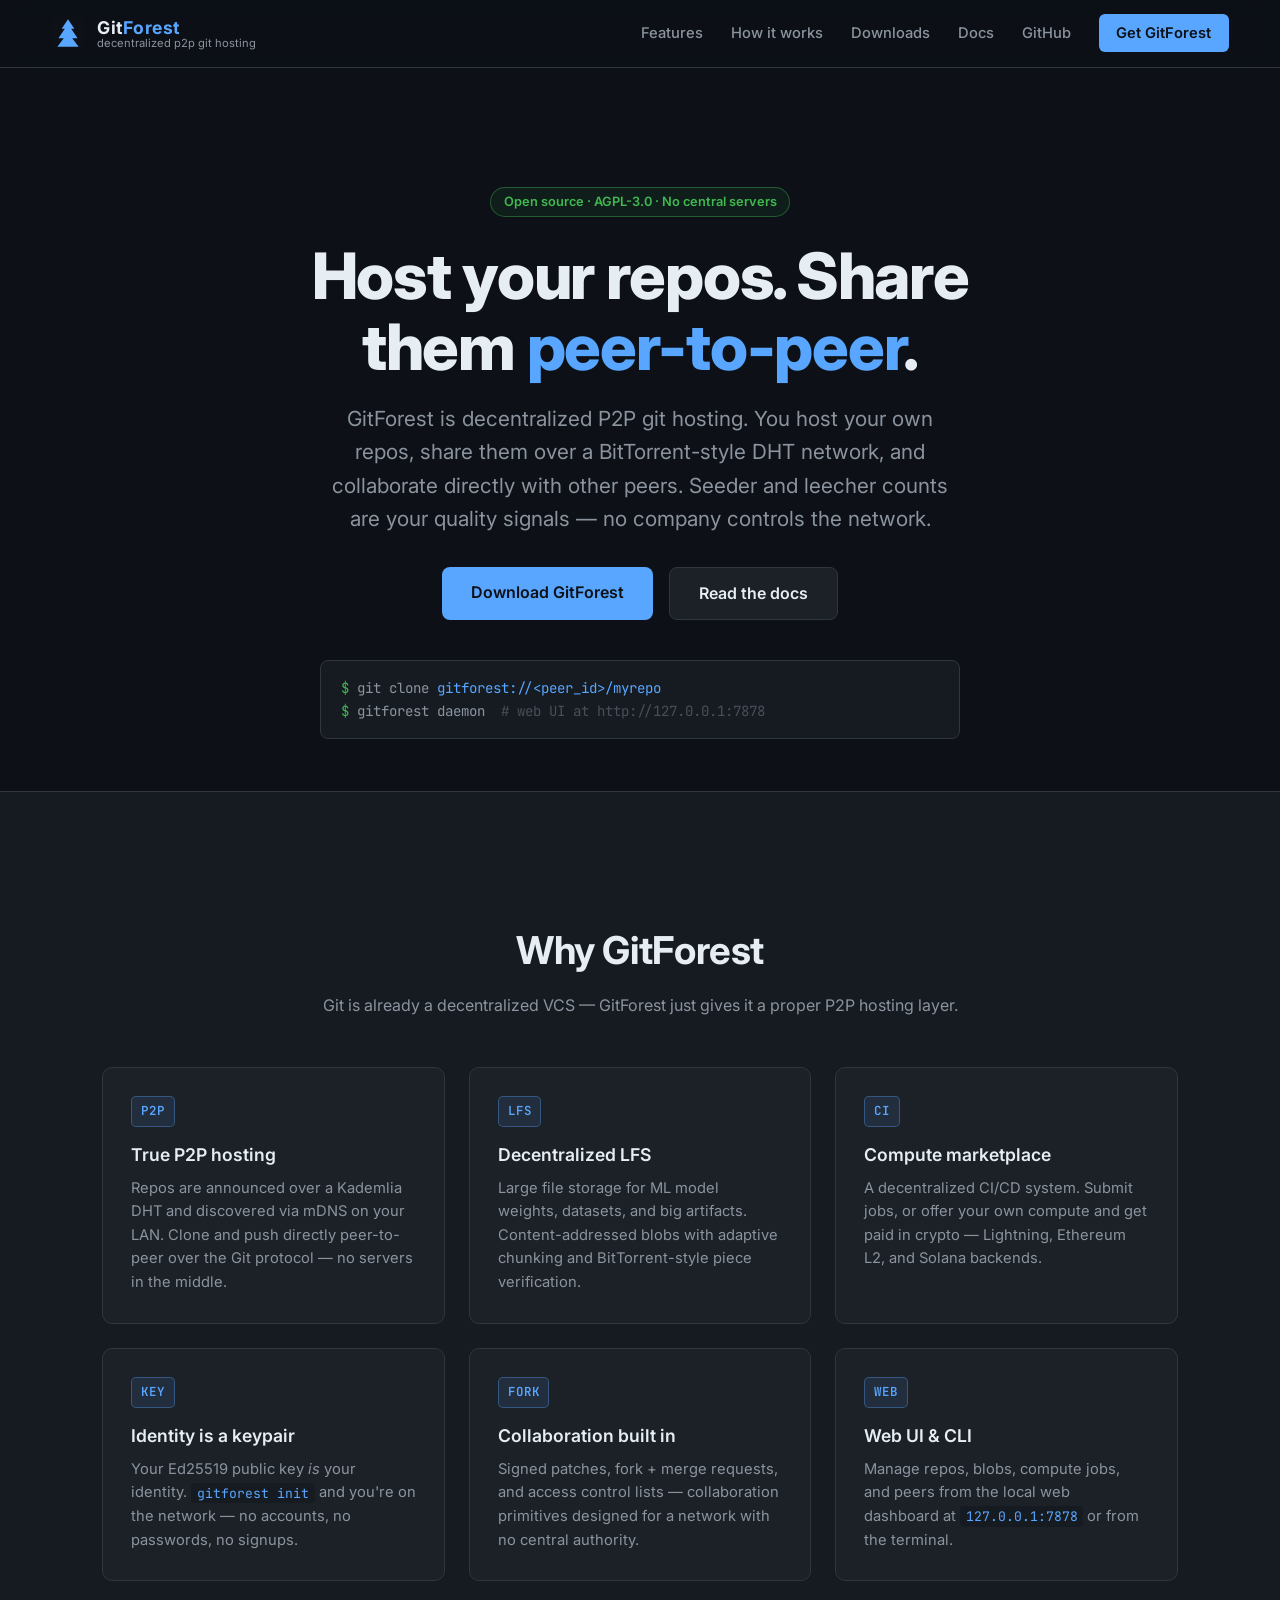
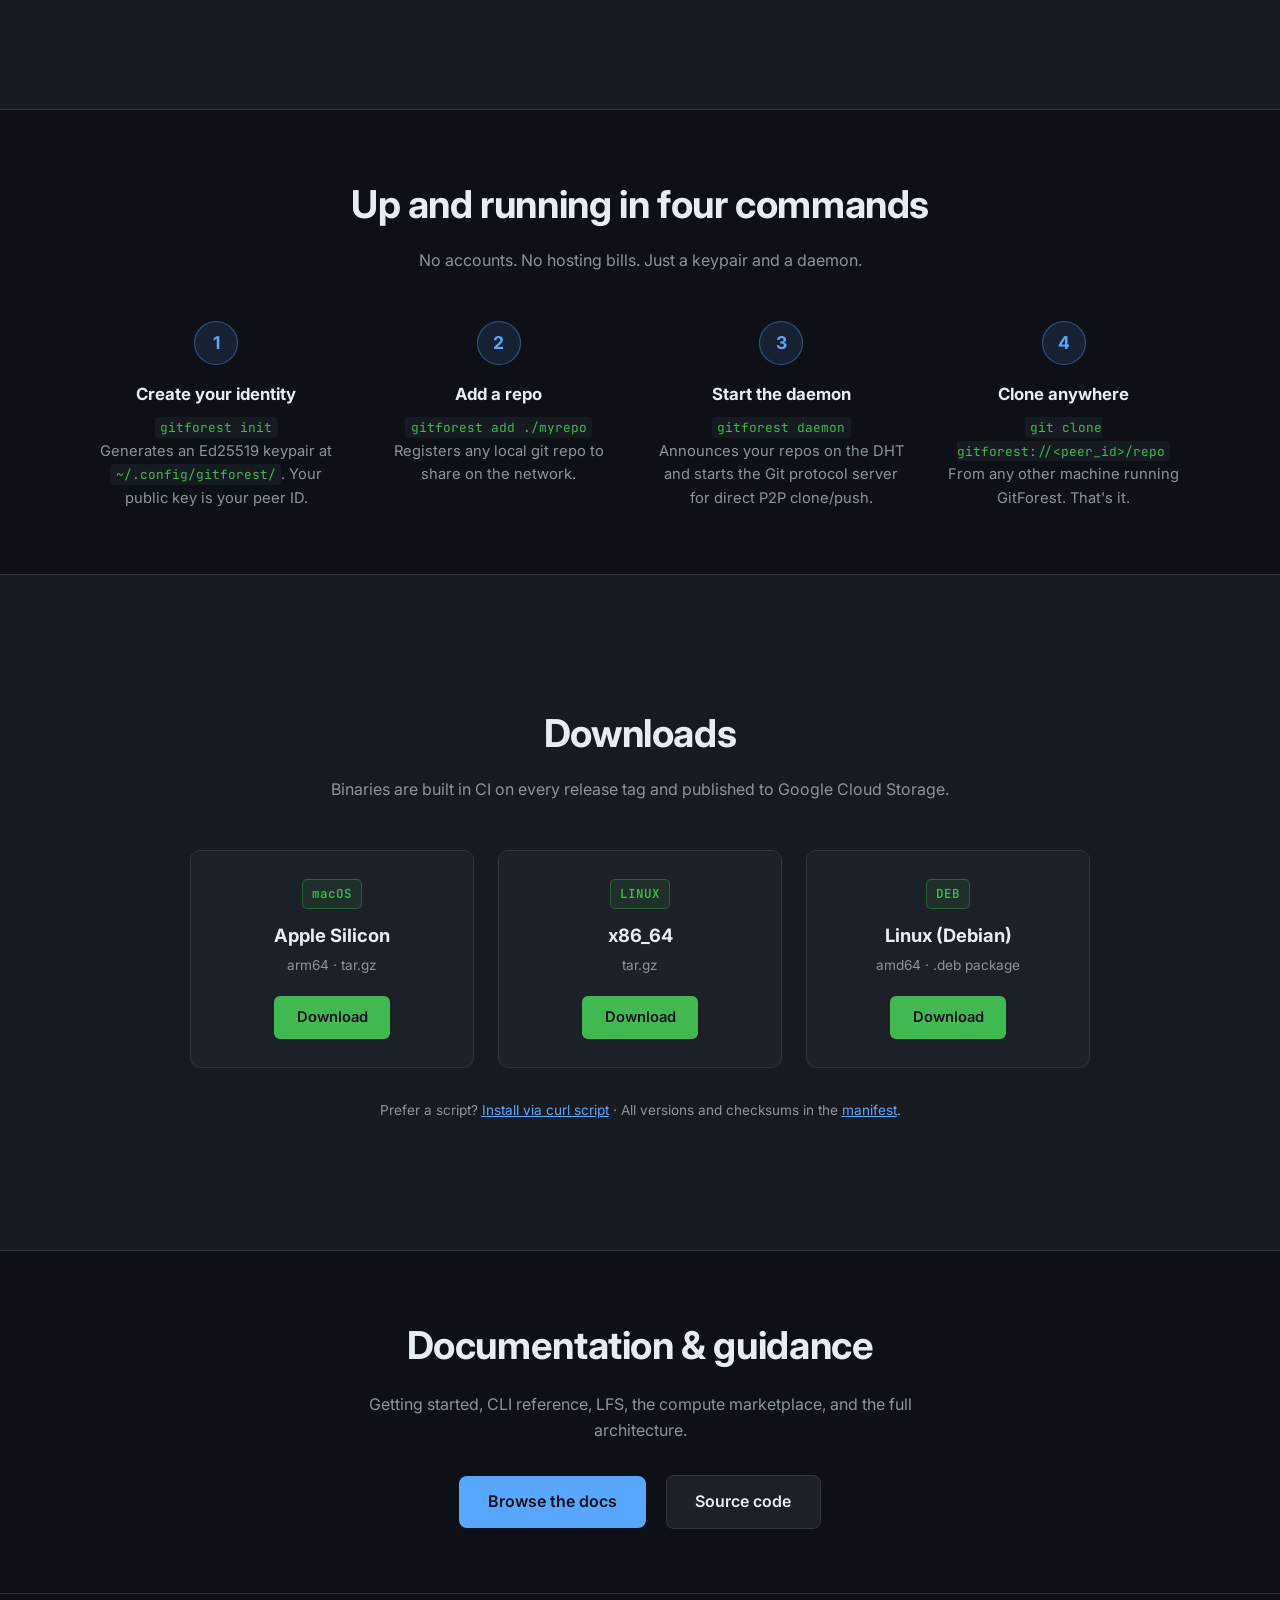
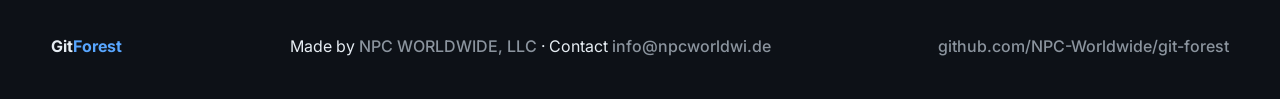
<file: index.html>
<!DOCTYPE html>
<html lang="en">
<head>
    <meta charset="UTF-8">
    <meta name="viewport" content="width=device-width, initial-scale=1.0">
    <title>GitForest — Decentralized P2P git hosting</title>
    <link rel="icon" type="image/svg+xml" href="assets/favicon.svg">

    <meta property="og:site_name" content="GitForest">
    <meta property="og:title" content="GitForest — Decentralized P2P git hosting">
    <meta property="og:url" content="https://gitforest.net">
    <meta property="og:type" content="website">
    <meta property="og:description" content="Host your own repos, share them over a BitTorrent-style DHT network, and collaborate peer-to-peer. No company controls the network.">

    <meta name="twitter:title" content="GitForest — Decentralized P2P git hosting">
    <meta name="twitter:card" content="summary">

    <link rel="preconnect" href="https://fonts.googleapis.com">
    <link rel="preconnect" href="https://fonts.gstatic.com" crossorigin>
    <link href="https://fonts.googleapis.com/css2?family=Inter:wght@400;500;600;700;800&family=JetBrains+Mono:wght@400;600&display=swap" rel="stylesheet">

    <style>
        :root {
            --bg: #0d1117;
            --bg-secondary: #161b22;
            --bg-tertiary: #1c2128;
            --border: #30363d;
            --text: #e6edf3;
            --text-muted: #8b949e;
            --text-dim: #484f58;
            --accent: #58a6ff;
            --accent-hover: #79c0ff;
            --green: #3fb950;
            --red: #f85149;
            --orange: #d29922;
        }
        * { margin: 0; padding: 0; box-sizing: border-box; }
        body { font-family: 'Inter', -apple-system, BlinkMacSystemFont, sans-serif; background: var(--bg); color: var(--text); line-height: 1.6; overflow-x: hidden; }
        a { color: inherit; text-decoration: none; }

        header {
            position: fixed; top: 0; left: 0; right: 0; z-index: 100;
            background: rgba(13,17,23,0.92); backdrop-filter: blur(10px);
            border-bottom: 1px solid var(--border);
            padding: 0.9rem 4vw;
            display: flex; justify-content: space-between; align-items: center;
        }
        .logo { display: flex; align-items: center; gap: 0.75rem; }
        .logo img { height: 34px; width: auto; display: block; }
        .logo-text { display: flex; flex-direction: column; align-items: flex-start; gap: 0; }
        .logo-text .brand { font-size: 1.1rem; font-weight: 700; letter-spacing: 0.03em; line-height: 1.1; }
        .logo-text .brand span { color: var(--accent); }
        .logo-text .tagline { font-size: 0.7rem; font-weight: 400; color: var(--text-muted); line-height: 1.1; }
        nav { display: flex; gap: 1.75rem; align-items: center; }
        nav a { font-size: 0.92rem; font-weight: 500; color: var(--text-muted); transition: color 0.2s; }
        nav a:hover { color: var(--text); }
        nav a.cta { background: var(--accent); color: #0d1117; font-weight: 600; padding: 0.45rem 1.1rem; border-radius: 6px; transition: background 0.2s; }
        nav a.cta:hover { background: var(--accent-hover); color: #0d1117; }
        .mobile-menu-btn { display: none; background: none; border: none; cursor: pointer; flex-direction: column; gap: 5px; padding: 5px; }
        .mobile-menu-btn span { display: block; width: 24px; height: 2px; background: var(--text); }
        @media (max-width: 768px) {
            .logo img { height: 28px; }
            nav { display: none; }
            .mobile-menu-btn { display: flex; }
            .mobile-nav-open nav {
                display: flex; flex-direction: column; position: absolute; top: 100%; left: 0; right: 0;
                background: rgba(13,17,23,0.98); padding: 1rem 4vw; gap: 1rem;
                border-bottom: 1px solid var(--border); align-items: flex-start;
            }
        }

        .hero { padding: calc(110px + 6vw) 4vw 4vw; text-align: center; max-width: 900px; margin: 0 auto; }
        .hero .badge { display: inline-block; font-size: 0.8rem; font-weight: 600; color: var(--green); border: 1px solid rgba(63,185,80,0.4); background: rgba(63,185,80,0.08); padding: 0.25rem 0.8rem; border-radius: 20px; margin-bottom: 1.5rem; }
        .hero h1 { font-size: clamp(2.2rem, 5.5vw, 4rem); font-weight: 800; letter-spacing: -0.02em; line-height: 1.1; margin-bottom: 1.25rem; }
        .hero h1 span { color: var(--accent); }
        .hero p.lede { font-size: clamp(1.05rem, 2vw, 1.3rem); color: var(--text-muted); max-width: 640px; margin: 0 auto 2rem; }
        .hero .buttons { display: flex; gap: 1rem; justify-content: center; flex-wrap: wrap; }
        .btn { display: inline-block; font-size: 1rem; font-weight: 600; padding: 0.8rem 1.8rem; border-radius: 8px; transition: all 0.2s; }
        .btn-primary { background: var(--accent); color: #0d1117; }
        .btn-primary:hover { background: var(--accent-hover); transform: translateY(-1px); }
        .btn-secondary { background: var(--bg-tertiary); color: var(--text); border: 1px solid var(--border); }
        .btn-secondary:hover { border-color: var(--accent); color: var(--accent); transform: translateY(-1px); }
        .hero .code { margin: 2.5rem auto 0; max-width: 640px; text-align: left; background: var(--bg-secondary); border: 1px solid var(--border); border-radius: 8px; padding: 1rem 1.25rem; font-family: 'JetBrains Mono', monospace; font-size: 0.88rem; color: var(--text-muted); overflow-x: auto; }
        .hero .code .prompt { color: var(--green); }
        .hero .code .arg { color: var(--accent); }

        section { padding: 5vw 4vw; max-width: 1200px; margin: 0 auto; }
        section h2 { font-size: clamp(1.6rem, 3vw, 2.4rem); font-weight: 700; letter-spacing: -0.01em; text-align: center; margin-bottom: 0.75rem; }
        section .sub { text-align: center; color: var(--text-muted); max-width: 640px; margin: 0 auto 3rem; }

        .features { background: var(--bg-secondary); border-top: 1px solid var(--border); border-bottom: 1px solid var(--border); max-width: none; }
        .features .inner { max-width: 1200px; margin: 0 auto; padding: 5vw 4vw; }
        .feature-grid { display: grid; grid-template-columns: repeat(3, 1fr); gap: 1.5rem; }
        .feature-card { background: var(--bg-tertiary); border: 1px solid var(--border); border-radius: 10px; padding: 1.75rem; transition: border-color 0.2s, transform 0.2s; }
        .feature-card:hover { border-color: var(--accent); transform: translateY(-2px); }
        .feature-card .icon { display: inline-block; font-family: 'JetBrains Mono', monospace; font-size: 0.78rem; font-weight: 600; letter-spacing: 0.08em; color: var(--accent); background: rgba(88,166,255,0.1); border: 1px solid rgba(88,166,255,0.35); padding: 0.3rem 0.55rem; border-radius: 5px; margin-bottom: 0.85rem; }
        .feature-card h3 { font-size: 1.1rem; font-weight: 600; margin-bottom: 0.5rem; }
        .feature-card p { font-size: 0.92rem; color: var(--text-muted); }
        .feature-card code { font-family: 'JetBrains Mono', monospace; font-size: 0.82rem; color: var(--accent); background: var(--bg-secondary); padding: 0.1rem 0.35rem; border-radius: 4px; }
        @media (max-width: 968px) { .feature-grid { grid-template-columns: 1fr; } }

        .how-steps { display: grid; grid-template-columns: repeat(4, 1fr); gap: 2rem; max-width: 1100px; margin: 0 auto; }
        .step { text-align: center; }
        .step .num { display: inline-flex; align-items: center; justify-content: center; width: 44px; height: 44px; border-radius: 50%; background: rgba(88,166,255,0.12); border: 1px solid rgba(88,166,255,0.4); color: var(--accent); font-weight: 700; font-size: 1.1rem; margin-bottom: 1rem; }
        .step h3 { font-size: 1.05rem; margin-bottom: 0.5rem; }
        .step p { font-size: 0.92rem; color: var(--text-muted); }
        .step code { font-family: 'JetBrains Mono', monospace; font-size: 0.8rem; color: var(--green); background: var(--bg-secondary); padding: 0.1rem 0.35rem; border-radius: 4px; }
        @media (max-width: 968px) { .how-steps { grid-template-columns: 1fr; } }

        .downloads { background: var(--bg-secondary); border-top: 1px solid var(--border); border-bottom: 1px solid var(--border); max-width: none; }
        .downloads .inner { max-width: 1200px; margin: 0 auto; padding: 5vw 4vw; }
        .dl-grid { display: grid; grid-template-columns: repeat(3, 1fr); gap: 1.5rem; max-width: 900px; margin: 0 auto; }
        .dl-card { background: var(--bg-tertiary); border: 1px solid var(--border); border-radius: 10px; padding: 1.75rem; text-align: center; transition: border-color 0.2s, transform 0.2s; }
        .dl-card:hover { border-color: var(--green); transform: translateY(-2px); }
        .dl-card .os { display: inline-block; font-family: 'JetBrains Mono', monospace; font-size: 0.78rem; font-weight: 600; letter-spacing: 0.08em; color: var(--green); background: rgba(63,185,80,0.1); border: 1px solid rgba(63,185,80,0.35); padding: 0.25rem 0.55rem; border-radius: 5px; margin-bottom: 0.75rem; }
        .dl-card h3 { font-size: 1.15rem; margin: 0 0 0.25rem; }
        .dl-card p { font-size: 0.85rem; color: var(--text-muted); margin-bottom: 1.25rem; }
        .dl-card .dl-btn { display: inline-block; background: var(--green); color: #0d1117; font-weight: 600; font-size: 0.92rem; padding: 0.6rem 1.4rem; border-radius: 6px; transition: opacity 0.2s; }
        .dl-card .dl-btn:hover { opacity: 0.85; }
        .dl-note { text-align: center; color: var(--text-muted); font-size: 0.85rem; margin-top: 2rem; }
        .dl-note a { color: var(--accent); text-decoration: underline; }
        @media (max-width: 968px) { .dl-grid { grid-template-columns: 1fr; } }

        .docs-cta { text-align: center; }
        .docs-cta h2 { margin-bottom: 1rem; }
        .docs-cta p { color: var(--text-muted); max-width: 560px; margin: 0 auto 2rem; }
        .docs-cta .btn { margin: 0 0.5rem; }

        footer { border-top: 1px solid var(--border); padding: 2.5rem 4vw; }
        .footer-content { max-width: 1200px; margin: 0 auto; display: flex; justify-content: space-between; align-items: center; flex-wrap: wrap; gap: 1rem; }
        .footer-content .brand { font-weight: 700; }
        .footer-content .brand span { color: var(--accent); }
        .footer-content a { color: var(--text-muted); font-weight: 500; transition: color 0.2s; }
        .footer-content a:hover { color: var(--accent); }
        @media (max-width: 768px) { .footer-content { flex-direction: column; text-align: center; } }
    </style>
</head>
<body>
    <header id="header">
        <div class="logo">
            <a href="/"><img src="assets/favicon.svg" alt="GitForest"></a>
            <span class="logo-text">
                <span class="brand">Git<span>Forest</span></span>
                <span class="tagline">decentralized p2p git hosting</span>
            </span>
        </div>
        <nav>
            <a href="#features">Features</a>
            <a href="#how">How it works</a>
            <a href="/downloads.html">Downloads</a>
            <a href="/docs/index.html">Docs</a>
            <a href="https://github.com/NPC-Worldwide/git-forest" target="_blank" rel="noopener">GitHub</a>
            <a class="cta" href="/downloads.html">Get GitForest</a>
        </nav>
        <button class="mobile-menu-btn" aria-label="Open Menu">
            <span></span><span></span><span></span>
        </button>
    </header>

    <section class="hero">
        <span class="badge">Open source · AGPL-3.0 · No central servers</span>
        <h1>Host your repos. Share them <span>peer-to-peer</span>.</h1>
        <p class="lede">GitForest is decentralized P2P git hosting. You host your own repos, share them over a BitTorrent-style DHT network, and collaborate directly with other peers. Seeder and leecher counts are your quality signals — no company controls the network.</p>
        <div class="buttons">
            <a class="btn btn-primary" href="/downloads.html">Download GitForest</a>
            <a class="btn btn-secondary" href="/docs/index.html">Read the docs</a>
        </div>
        <div class="code">
            <span class="prompt">$</span> git clone <span class="arg">gitforest://&lt;peer_id&gt;/myrepo</span><br>
            <span class="prompt">$</span> gitforest daemon &nbsp;<span style="color:#484f58"># web UI at http://127.0.0.1:7878</span>
        </div>
    </section>

    <section class="features" id="features">
        <div class="inner">
            <h2>Why GitForest</h2>
            <p class="sub">Git is already a decentralized VCS — GitForest just gives it a proper P2P hosting layer.</p>
            <div class="feature-grid">
                <div class="feature-card">
                    <span class="icon">P2P</span>
                    <h3>True P2P hosting</h3>
                    <p>Repos are announced over a Kademlia DHT and discovered via mDNS on your LAN. Clone and push directly peer-to-peer over the Git protocol — no servers in the middle.</p>
                </div>
                <div class="feature-card">
                    <span class="icon">LFS</span>
                    <h3>Decentralized LFS</h3>
                    <p>Large file storage for ML model weights, datasets, and big artifacts. Content-addressed blobs with adaptive chunking and BitTorrent-style piece verification.</p>
                </div>
                <div class="feature-card">
                    <span class="icon">CI</span>
                    <h3>Compute marketplace</h3>
                    <p>A decentralized CI/CD system. Submit jobs, or offer your own compute and get paid in crypto — Lightning, Ethereum L2, and Solana backends.</p>
                </div>
                <div class="feature-card">
                    <span class="icon">KEY</span>
                    <h3>Identity is a keypair</h3>
                    <p>Your Ed25519 public key <em>is</em> your identity. <code>gitforest init</code> and you're on the network — no accounts, no passwords, no signups.</p>
                </div>
                <div class="feature-card">
                    <span class="icon">FORK</span>
                    <h3>Collaboration built in</h3>
                    <p>Signed patches, fork + merge requests, and access control lists — collaboration primitives designed for a network with no central authority.</p>
                </div>
                <div class="feature-card">
                    <span class="icon">WEB</span>
                    <h3>Web UI & CLI</h3>
                    <p>Manage repos, blobs, compute jobs, and peers from the local web dashboard at <code>127.0.0.1:7878</code> or from the terminal.</p>
                </div>
            </div>
        </div>
    </section>

    <section class="how" id="how">
        <h2>Up and running in four commands</h2>
        <p class="sub">No accounts. No hosting bills. Just a keypair and a daemon.</p>
        <div class="how-steps">
            <div class="step">
                <div class="num">1</div>
                <h3>Create your identity</h3>
                <p><code>gitforest init</code></p>
                <p>Generates an Ed25519 keypair at <code>~/.config/gitforest/</code>. Your public key is your peer ID.</p>
            </div>
            <div class="step">
                <div class="num">2</div>
                <h3>Add a repo</h3>
                <p><code>gitforest add ./myrepo</code></p>
                <p>Registers any local git repo to share on the network.</p>
            </div>
            <div class="step">
                <div class="num">3</div>
                <h3>Start the daemon</h3>
                <p><code>gitforest daemon</code></p>
                <p>Announces your repos on the DHT and starts the Git protocol server for direct P2P clone/push.</p>
            </div>
            <div class="step">
                <div class="num">4</div>
                <h3>Clone anywhere</h3>
                <p><code>git clone gitforest://&lt;peer_id&gt;/repo</code></p>
                <p>From any other machine running GitForest. That's it.</p>
            </div>
        </div>
    </section>

    <section class="downloads" id="downloads">
        <div class="inner">
            <h2>Downloads</h2>
            <p class="sub">Binaries are built in CI on every release tag and published to Google Cloud Storage.</p>
            <div class="dl-grid">
                <div class="dl-card">
                    <span class="os">macOS</span>
                    <h3>Apple Silicon</h3>
                    <p>arm64 · tar.gz</p>
                    <a class="dl-btn" href="https://storage.googleapis.com/gitforest-executables/macos-arm64/gitforest-macos-arm64.tar.gz">Download</a>
                </div>
                <div class="dl-card">
                    <span class="os">LINUX</span>
                    <h3>x86_64</h3>
                    <p>tar.gz</p>
                    <a class="dl-btn" href="https://storage.googleapis.com/gitforest-executables/linux-x64/gitforest-linux-x64.tar.gz">Download</a>
                </div>
                <div class="dl-card">
                    <span class="os">DEB</span>
                    <h3>Linux (Debian)</h3>
                    <p>amd64 · .deb package</p>
                    <a class="dl-btn" href="https://storage.googleapis.com/gitforest-executables/linux-x64/gitforest_amd64.deb">Download</a>
                </div>
            </div>
            <p class="dl-note">Prefer a script? <a href="/docs/install.html">Install via curl script</a> · All versions and checksums in the <a href="https://storage.googleapis.com/gitforest-executables/manifest.json" target="_blank" rel="noopener">manifest</a>.</p>
        </div>
    </section>

    <section class="docs-cta">
        <h2>Documentation & guidance</h2>
        <p>Getting started, CLI reference, LFS, the compute marketplace, and the full architecture.</p>
        <a class="btn btn-primary" href="/docs/index.html">Browse the docs</a>
        <a class="btn btn-secondary" href="https://github.com/NPC-Worldwide/git-forest" target="_blank" rel="noopener">Source code</a>
    </section>

    <footer>
        <div class="footer-content">
            <span class="brand">Git<span>Forest</span></span>
            <span>Made by <a href="https://www.enpisi.com" target="_blank" rel="noopener">NPC WORLDWIDE, LLC</a> · Contact <a href="mailto:info@npcworldwi.de">info@npcworldwi.de</a></span>
            <a href="https://github.com/NPC-Worldwide/git-forest" target="_blank" rel="noopener">github.com/NPC-Worldwide/git-forest</a>
        </div>
    </footer>

    <script>
        document.querySelector('.mobile-menu-btn').addEventListener('click', () => {
            document.getElementById('header').classList.toggle('mobile-nav-open');
        });
    </script>
</body>
</html>
</file>
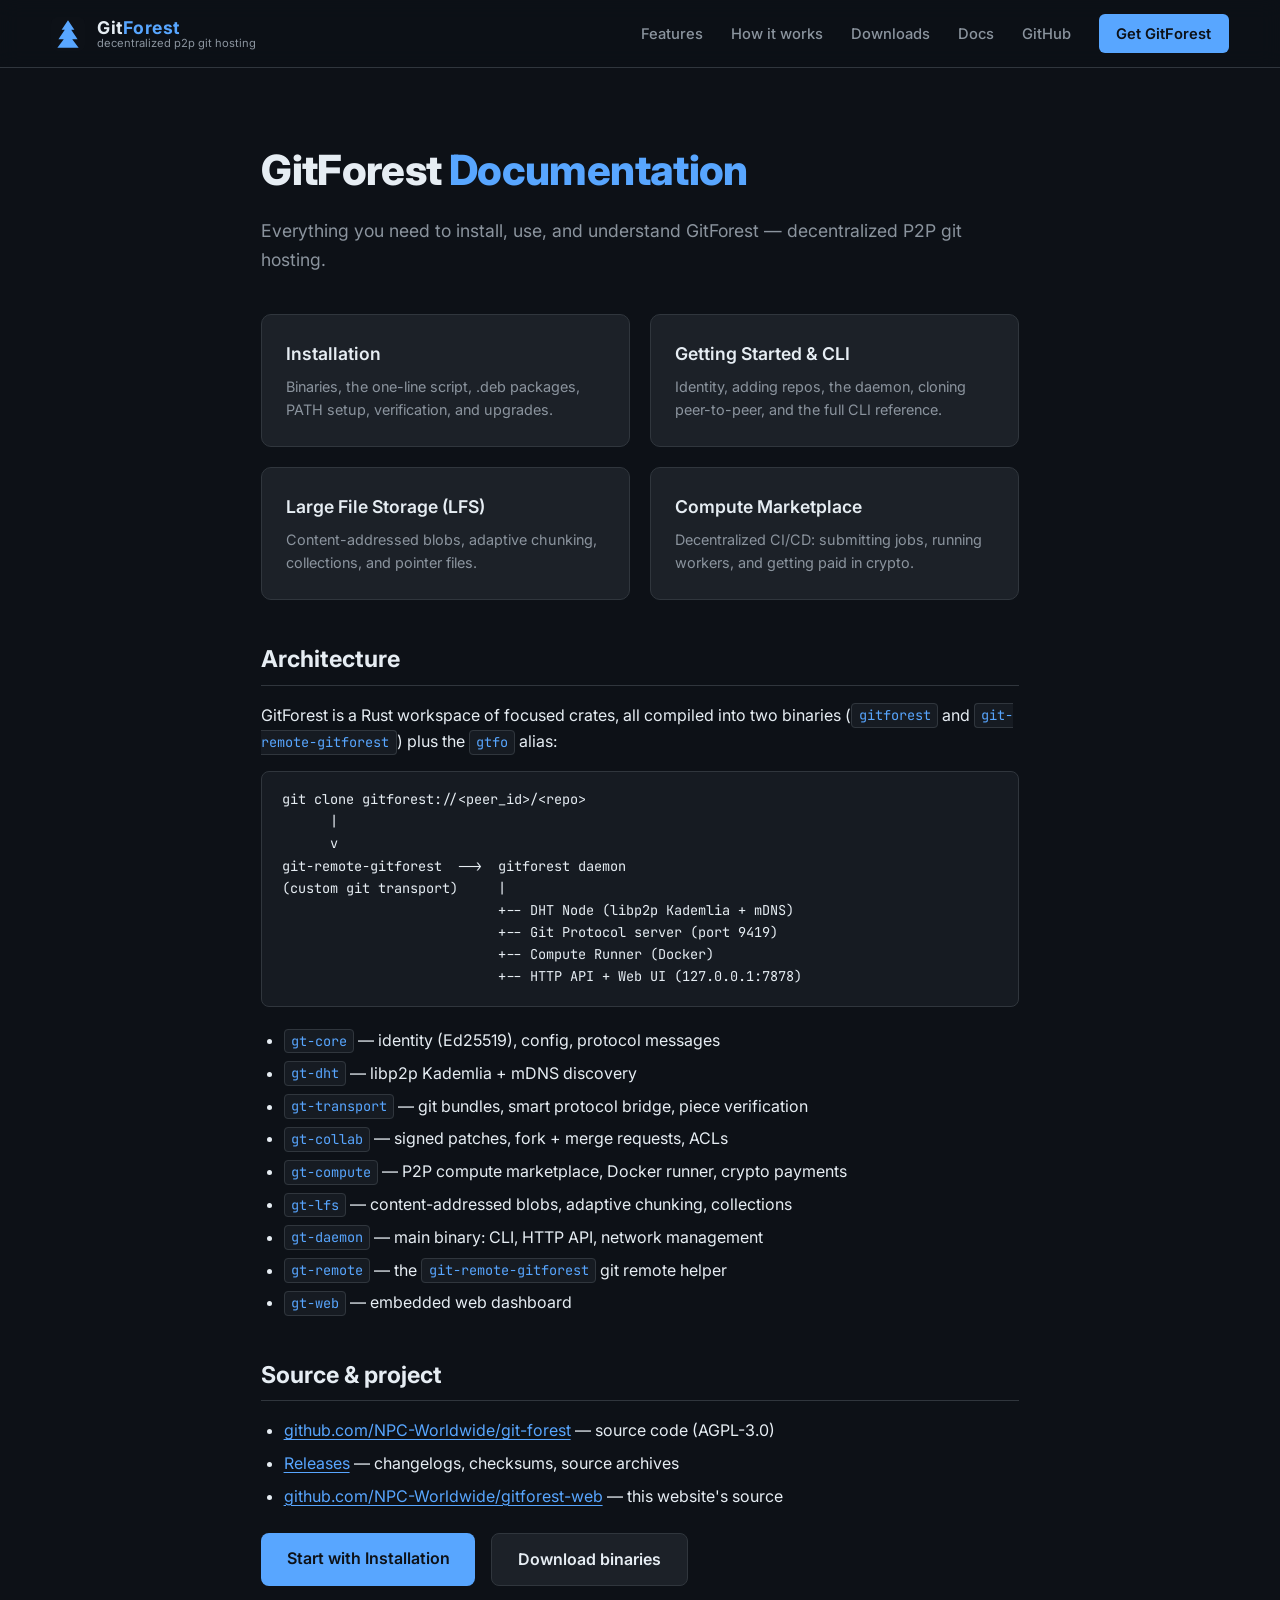
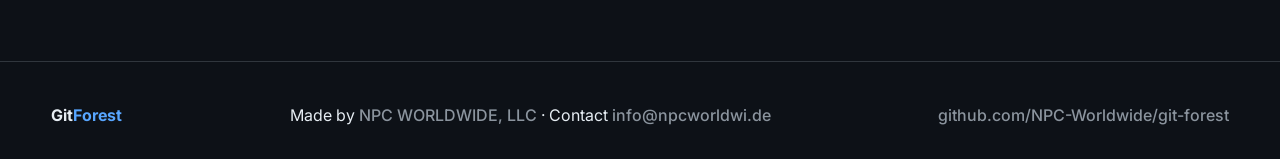
<file: docs/index.html>
<!DOCTYPE html>
<html lang="en">
<head>
    <meta charset="UTF-8">
    <meta name="viewport" content="width=device-width, initial-scale=1.0">
    <title>Documentation — GitForest</title>
    <link rel="icon" type="image/svg+xml" href="../assets/favicon.svg">
    <meta property="og:site_name" content="GitForest">
    <meta property="og:title" content="Documentation — GitForest">
    <meta property="og:url" content="https://gitforest.net/docs/">
    <meta property="og:type" content="website">
    <link rel="preconnect" href="https://fonts.googleapis.com">
    <link rel="preconnect" href="https://fonts.gstatic.com" crossorigin>
    <link href="https://fonts.googleapis.com/css2?family=Inter:wght@400;500;600;700;800&family=JetBrains+Mono:wght@400;600&display=swap" rel="stylesheet">
    <link rel="stylesheet" href="../assets/site.css">
</head>
<body>
    <header id="header">
        <div class="logo">
            <a href="/"><img src="../assets/favicon.svg" alt="GitForest"></a>
            <span class="logo-text">
                <span class="brand">Git<span>Forest</span></span>
                <span class="tagline">decentralized p2p git hosting</span>
            </span>
        </div>
        <nav>
            <a href="/#features">Features</a>
            <a href="/#how">How it works</a>
            <a href="/downloads.html">Downloads</a>
            <a href="/docs/index.html">Docs</a>
            <a href="https://github.com/NPC-Worldwide/git-forest" target="_blank" rel="noopener">GitHub</a>
            <a class="cta" href="/downloads.html">Get GitForest</a>
        </nav>
        <button class="mobile-menu-btn" aria-label="Open Menu">
            <span></span><span></span><span></span>
        </button>
    </header>

    <main>
        <h1>GitForest <span>Documentation</span></h1>
        <p class="lede">Everything you need to install, use, and understand GitForest — decentralized P2P git hosting.</p>

        <div class="docs-grid">
            <a class="doc-card" href="install.html">
                <h3>Installation</h3>
                <p>Binaries, the one-line script, .deb packages, PATH setup, verification, and upgrades.</p>
            </a>
            <a class="doc-card" href="usage.html">
                <h3>Getting Started & CLI</h3>
                <p>Identity, adding repos, the daemon, cloning peer-to-peer, and the full CLI reference.</p>
            </a>
            <a class="doc-card" href="lfs.html">
                <h3>Large File Storage (LFS)</h3>
                <p>Content-addressed blobs, adaptive chunking, collections, and pointer files.</p>
            </a>
            <a class="doc-card" href="compute.html">
                <h3>Compute Marketplace</h3>
                <p>Decentralized CI/CD: submitting jobs, running workers, and getting paid in crypto.</p>
            </a>
        </div>

        <h2>Architecture</h2>
        <p>GitForest is a Rust workspace of focused crates, all compiled into two binaries (<code>gitforest</code> and <code>git-remote-gitforest</code>) plus the <code>gtfo</code> alias:</p>
        <pre><code>git clone gitforest://&lt;peer_id&gt;/&lt;repo&gt;
      |
      v
git-remote-gitforest  -->  gitforest daemon
(custom git transport)     |
                           +-- DHT Node (libp2p Kademlia + mDNS)
                           +-- Git Protocol server (port 9419)
                           +-- Compute Runner (Docker)
                           +-- HTTP API + Web UI (127.0.0.1:7878)</code></pre>
        <ul>
            <li><code>gt-core</code> — identity (Ed25519), config, protocol messages</li>
            <li><code>gt-dht</code> — libp2p Kademlia + mDNS discovery</li>
            <li><code>gt-transport</code> — git bundles, smart protocol bridge, piece verification</li>
            <li><code>gt-collab</code> — signed patches, fork + merge requests, ACLs</li>
            <li><code>gt-compute</code> — P2P compute marketplace, Docker runner, crypto payments</li>
            <li><code>gt-lfs</code> — content-addressed blobs, adaptive chunking, collections</li>
            <li><code>gt-daemon</code> — main binary: CLI, HTTP API, network management</li>
            <li><code>gt-remote</code> — the <code>git-remote-gitforest</code> git remote helper</li>
            <li><code>gt-web</code> — embedded web dashboard</li>
        </ul>

        <h2>Source & project</h2>
        <ul>
            <li><a class="inline" href="https://github.com/NPC-Worldwide/git-forest" target="_blank" rel="noopener">github.com/NPC-Worldwide/git-forest</a> — source code (AGPL-3.0)</li>
            <li><a class="inline" href="https://github.com/NPC-Worldwide/git-forest/releases" target="_blank" rel="noopener">Releases</a> — changelogs, checksums, source archives</li>
            <li><a class="inline" href="https://github.com/NPC-Worldwide/gitforest-web" target="_blank" rel="noopener">github.com/NPC-Worldwide/gitforest-web</a> — this website's source</li>
        </ul>

        <div class="btn-row">
            <a class="btn btn-primary" href="install.html">Start with Installation</a>
            <a class="btn btn-secondary" href="/downloads.html">Download binaries</a>
        </div>
    </main>

    <footer>
        <div class="footer-content">
            <span class="brand">Git<span>Forest</span></span>
            <span>Made by <a href="https://www.enpisi.com" target="_blank" rel="noopener">NPC WORLDWIDE, LLC</a> · Contact <a href="mailto:info@npcworldwi.de">info@npcworldwi.de</a></span>
            <a href="https://github.com/NPC-Worldwide/git-forest" target="_blank" rel="noopener">github.com/NPC-Worldwide/git-forest</a>
        </div>
    </footer>

    <script>
        document.querySelector('.mobile-menu-btn').addEventListener('click', () => {
            document.getElementById('header').classList.toggle('mobile-nav-open');
        });
    </script>
</body>
</html>
</file>
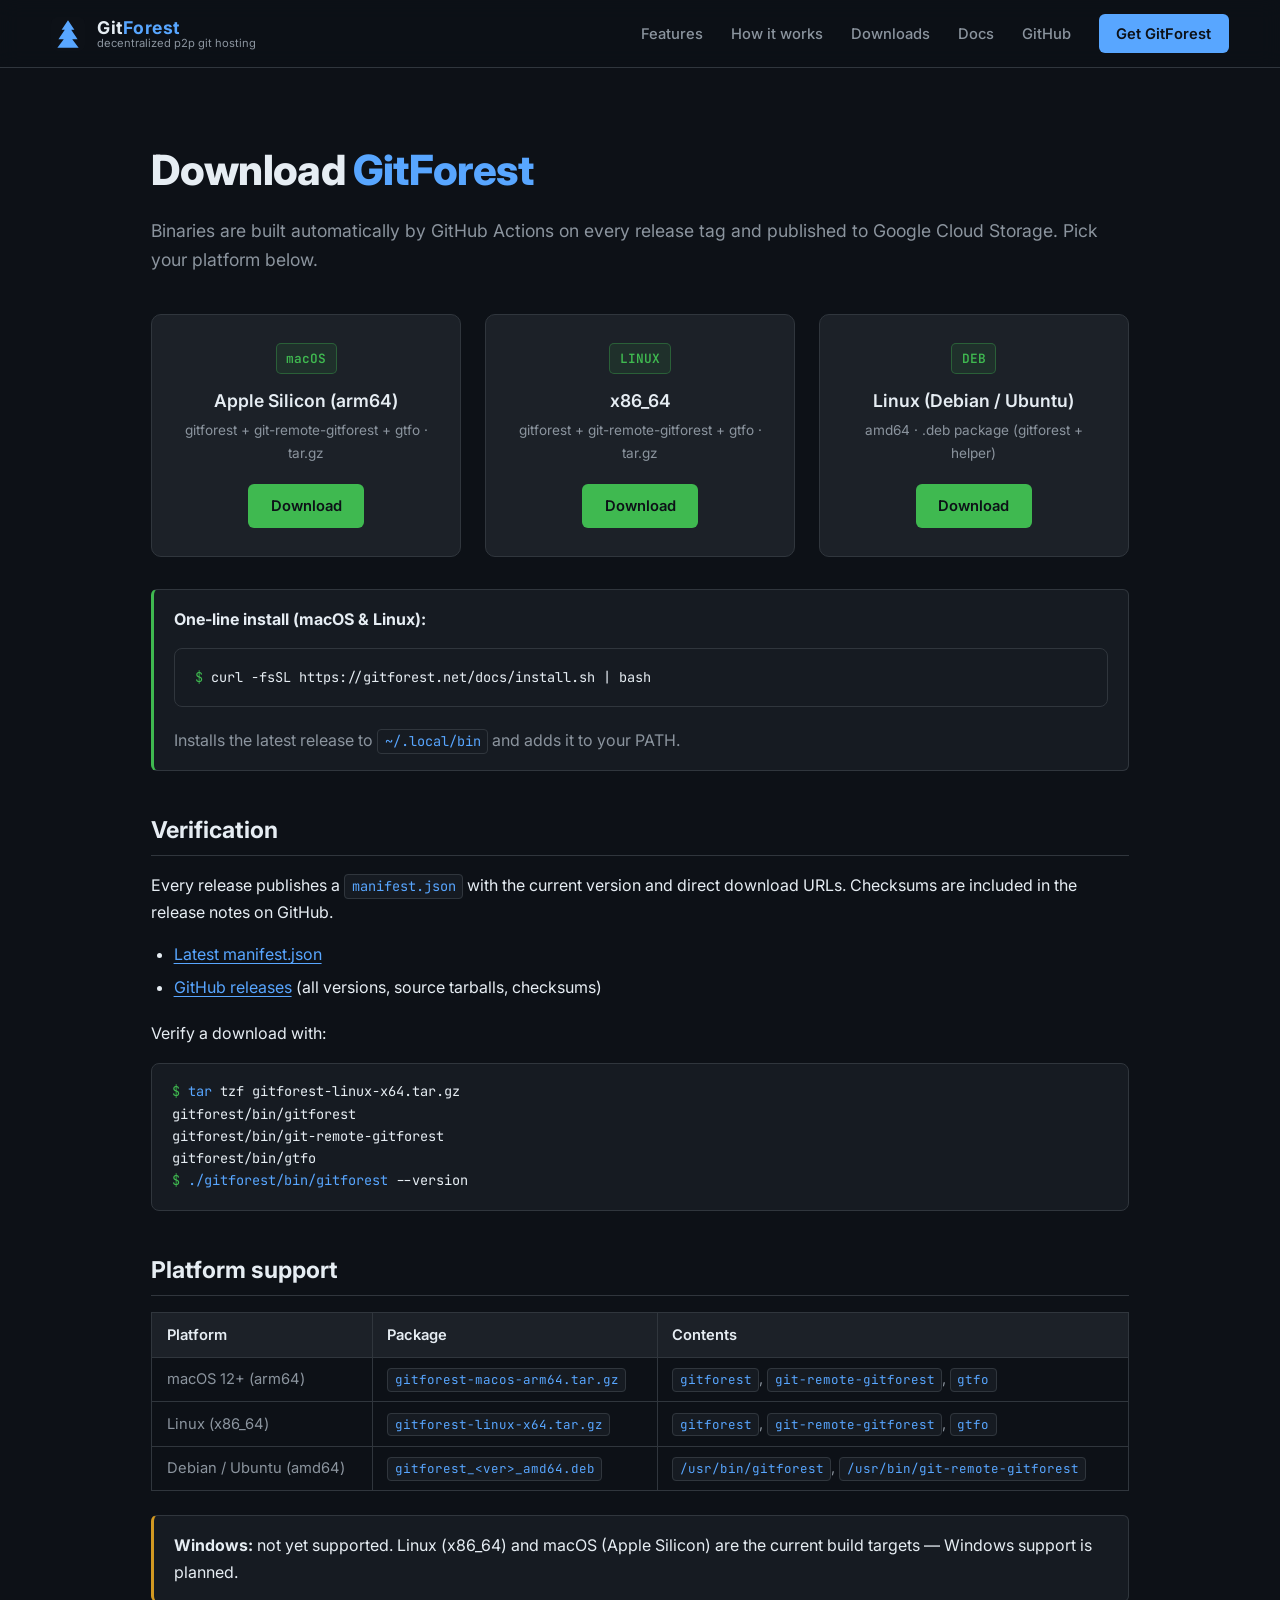
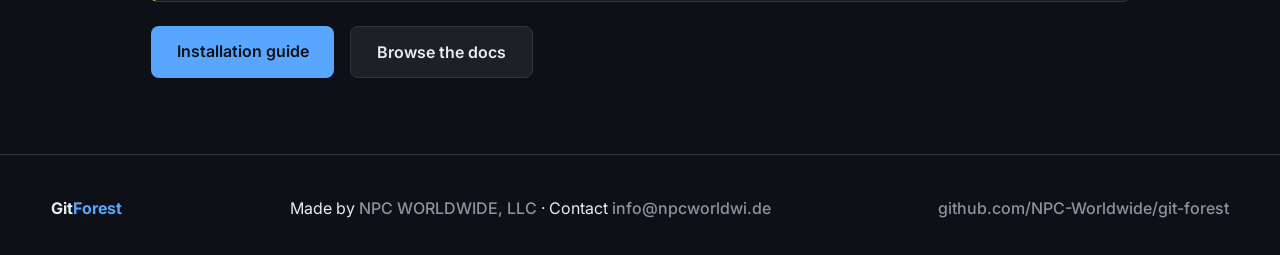
<file: downloads.html>
<!DOCTYPE html>
<html lang="en">
<head>
    <meta charset="UTF-8">
    <meta name="viewport" content="width=device-width, initial-scale=1.0">
    <title>Downloads — GitForest</title>
    <link rel="icon" type="image/svg+xml" href="assets/favicon.svg">
    <meta property="og:site_name" content="GitForest">
    <meta property="og:title" content="Downloads — GitForest">
    <meta property="og:url" content="https://gitforest.net/downloads.html">
    <meta property="og:type" content="website">
    <link rel="preconnect" href="https://fonts.googleapis.com">
    <link rel="preconnect" href="https://fonts.gstatic.com" crossorigin>
    <link href="https://fonts.googleapis.com/css2?family=Inter:wght@400;500;600;700;800&family=JetBrains+Mono:wght@400;600&display=swap" rel="stylesheet">
    <link rel="stylesheet" href="assets/site.css">
</head>
<body>
    <header id="header">
        <div class="logo">
            <a href="/"><img src="assets/favicon.svg" alt="GitForest"></a>
            <span class="logo-text">
                <span class="brand">Git<span>Forest</span></span>
                <span class="tagline">decentralized p2p git hosting</span>
            </span>
        </div>
        <nav>
            <a href="/#features">Features</a>
            <a href="/#how">How it works</a>
            <a href="/downloads.html">Downloads</a>
            <a href="/docs/index.html">Docs</a>
            <a href="https://github.com/NPC-Worldwide/git-forest" target="_blank" rel="noopener">GitHub</a>
            <a class="cta" href="/downloads.html">Get GitForest</a>
        </nav>
        <button class="mobile-menu-btn" aria-label="Open Menu">
            <span></span><span></span><span></span>
        </button>
    </header>

    <main class="wide">
        <h1>Download <span>GitForest</span></h1>
        <p class="lede">Binaries are built automatically by GitHub Actions on every release tag and published to Google Cloud Storage. Pick your platform below.</p>

        <div class="dl-grid">
            <div class="dl-card">
                <span class="os">macOS</span>
                <h3>Apple Silicon (arm64)</h3>
                <p>gitforest + git-remote-gitforest + gtfo · tar.gz</p>
                <a class="dl-btn" href="https://storage.googleapis.com/gitforest-executables/macos-arm64/gitforest-macos-arm64.tar.gz">Download</a>
            </div>
            <div class="dl-card">
                <span class="os">LINUX</span>
                <h3>x86_64</h3>
                <p>gitforest + git-remote-gitforest + gtfo · tar.gz</p>
                <a class="dl-btn" href="https://storage.googleapis.com/gitforest-executables/linux-x64/gitforest-linux-x64.tar.gz">Download</a>
            </div>
            <div class="dl-card">
                <span class="os">DEB</span>
                <h3>Linux (Debian / Ubuntu)</h3>
                <p>amd64 · .deb package (gitforest + helper)</p>
                <a class="dl-btn" href="https://storage.googleapis.com/gitforest-executables/linux-x64/gitforest_amd64.deb">Download</a>
            </div>
        </div>

        <div class="callout ok">
            <p><strong>One-line install (macOS & Linux):</strong></p>
            <pre><code><span class="cmd">$</span> curl -fsSL https://gitforest.net/docs/install.sh | bash</code></pre>
            <p class="muted">Installs the latest release to <code>~/.local/bin</code> and adds it to your PATH.</p>
        </div>

        <h2>Verification</h2>
        <p>Every release publishes a <code>manifest.json</code> with the current version and direct download URLs. Checksums are included in the release notes on GitHub.</p>
        <ul>
            <li><a class="inline" href="https://storage.googleapis.com/gitforest-executables/manifest.json" target="_blank" rel="noopener">Latest manifest.json</a></li>
            <li><a class="inline" href="https://github.com/NPC-Worldwide/git-forest/releases" target="_blank" rel="noopener">GitHub releases</a> (all versions, source tarballs, checksums)</li>
        </ul>
        <p>Verify a download with:</p>
        <pre><code><span class="cmd">$</span> <span class="arg">tar</span> tzf gitforest-linux-x64.tar.gz
gitforest/bin/gitforest
gitforest/bin/git-remote-gitforest
gitforest/bin/gtfo
<span class="cmd">$</span> <span class="arg">./gitforest/bin/gitforest</span> --version</code></pre>

        <h2>Platform support</h2>
        <table>
            <tr><th>Platform</th><th>Package</th><th>Contents</th></tr>
            <tr><td>macOS 12+ (arm64)</td><td><code>gitforest-macos-arm64.tar.gz</code></td><td><code>gitforest</code>, <code>git-remote-gitforest</code>, <code>gtfo</code></td></tr>
            <tr><td>Linux (x86_64)</td><td><code>gitforest-linux-x64.tar.gz</code></td><td><code>gitforest</code>, <code>git-remote-gitforest</code>, <code>gtfo</code></td></tr>
            <tr><td>Debian / Ubuntu (amd64)</td><td><code>gitforest_&lt;ver&gt;_amd64.deb</code></td><td><code>/usr/bin/gitforest</code>, <code>/usr/bin/git-remote-gitforest</code></td></tr>
        </table>

        <div class="callout warn">
            <p><strong>Windows:</strong> not yet supported. Linux (x86_64) and macOS (Apple Silicon) are the current build targets — Windows support is planned.</p>
        </div>

        <div class="btn-row">
            <a class="btn btn-primary" href="/docs/install.html">Installation guide</a>
            <a class="btn btn-secondary" href="/docs/index.html">Browse the docs</a>
        </div>
    </main>

    <footer>
        <div class="footer-content">
            <span class="brand">Git<span>Forest</span></span>
            <span>Made by <a href="https://www.enpisi.com" target="_blank" rel="noopener">NPC WORLDWIDE, LLC</a> · Contact <a href="mailto:info@npcworldwi.de">info@npcworldwi.de</a></span>
            <a href="https://github.com/NPC-Worldwide/git-forest" target="_blank" rel="noopener">github.com/NPC-Worldwide/git-forest</a>
        </div>
    </footer>

    <script>
        document.querySelector('.mobile-menu-btn').addEventListener('click', () => {
            document.getElementById('header').classList.toggle('mobile-nav-open');
        });
    </script>
</body>
</html>
</file>
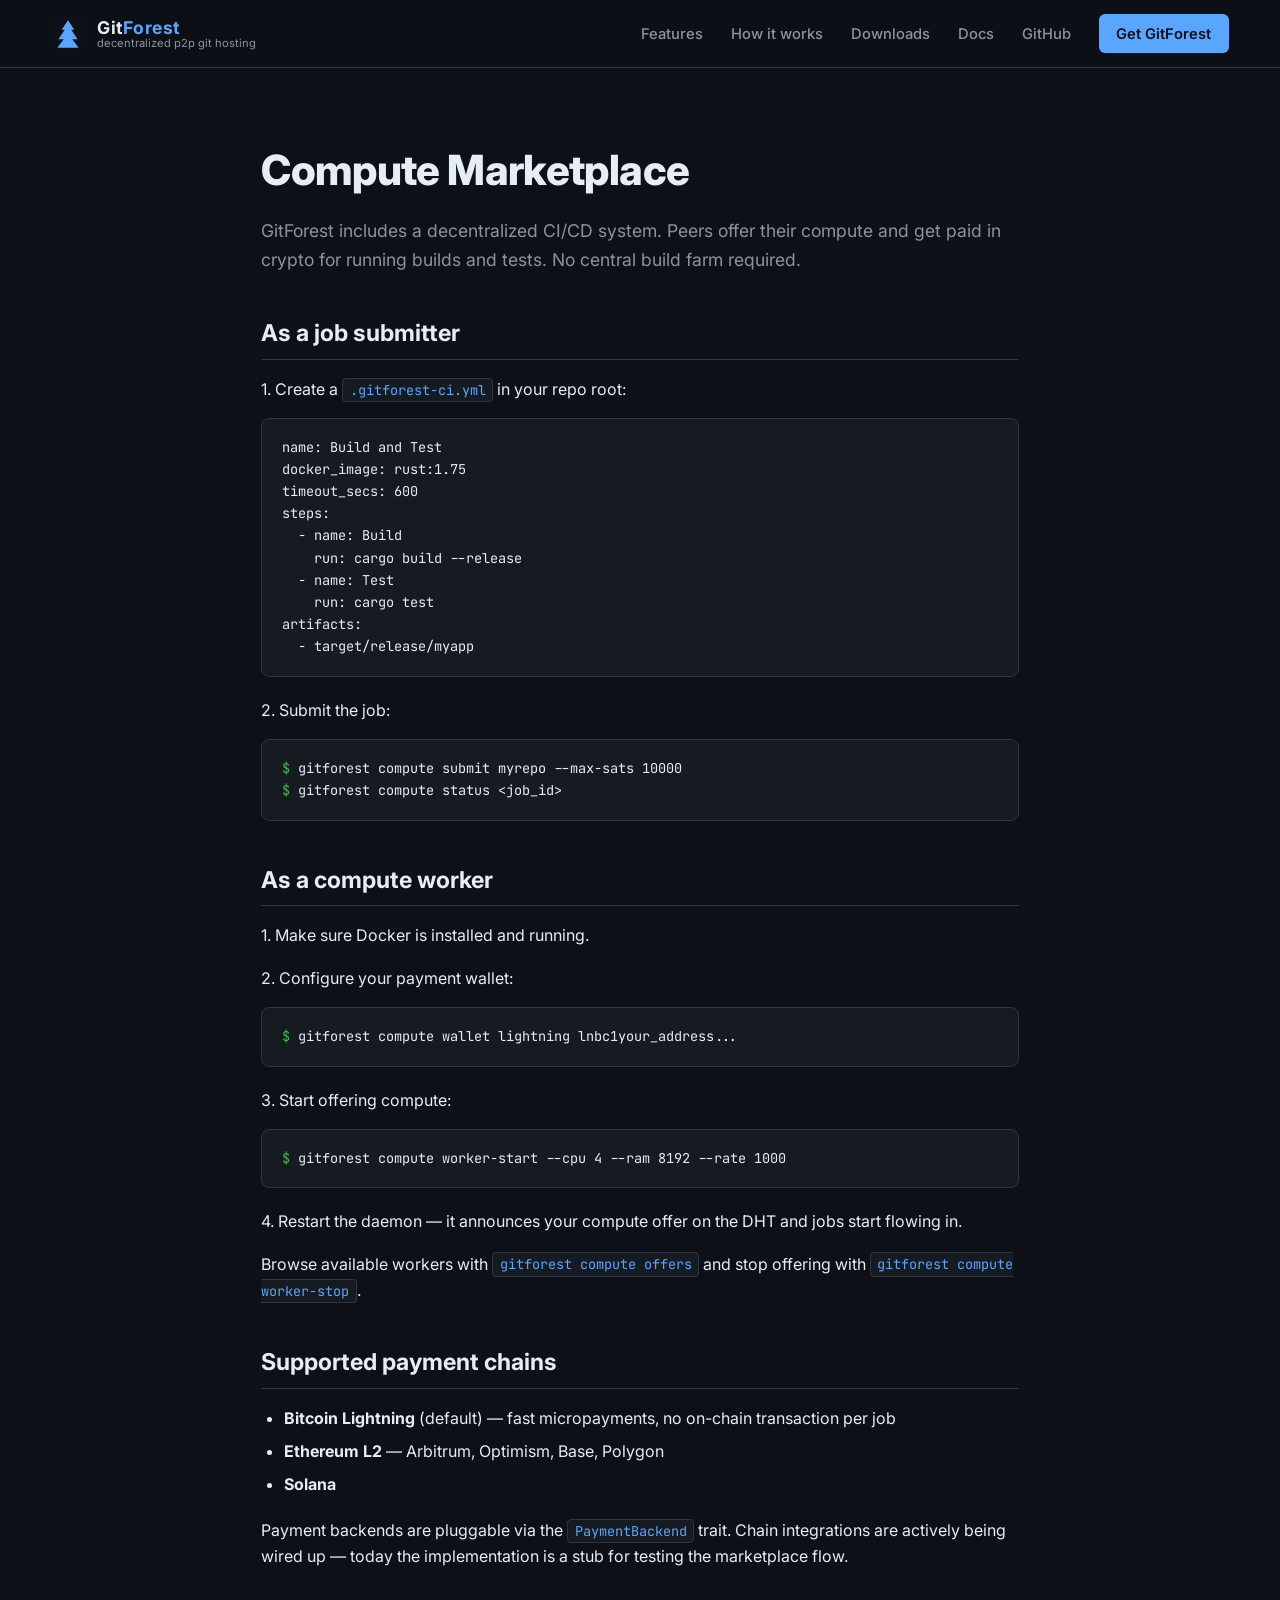
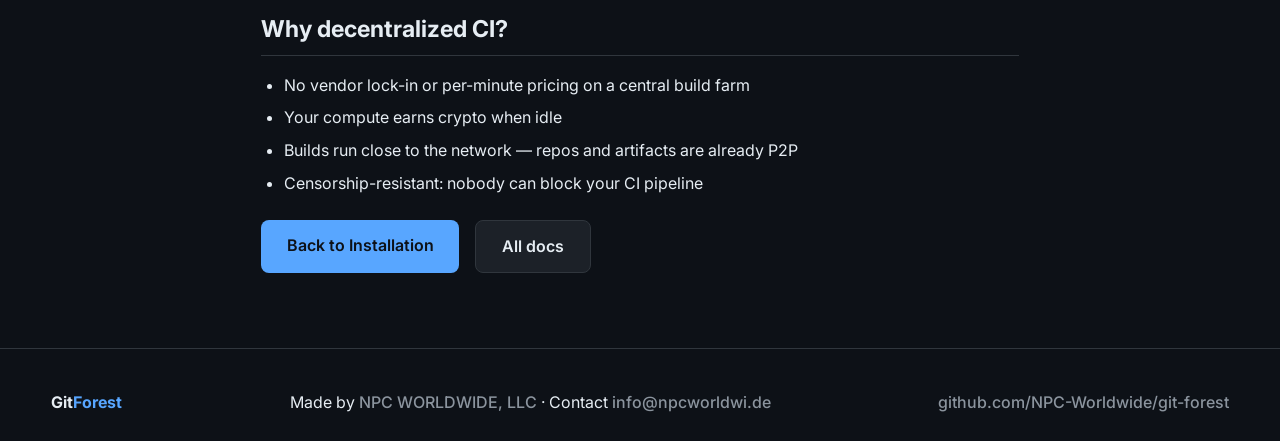
<file: docs/compute.html>
<!DOCTYPE html>
<html lang="en">
<head>
    <meta charset="UTF-8">
    <meta name="viewport" content="width=device-width, initial-scale=1.0">
    <title>Compute Marketplace — GitForest Docs</title>
    <link rel="icon" type="image/svg+xml" href="../assets/favicon.svg">
    <meta property="og:site_name" content="GitForest">
    <meta property="og:title" content="Compute Marketplace — GitForest">
    <meta property="og:url" content="https://gitforest.net/docs/compute.html">
    <meta property="og:type" content="website">
    <link rel="preconnect" href="https://fonts.googleapis.com">
    <link rel="preconnect" href="https://fonts.gstatic.com" crossorigin>
    <link href="https://fonts.googleapis.com/css2?family=Inter:wght@400;500;600;700;800&family=JetBrains+Mono:wght@400;600&display=swap" rel="stylesheet">
    <link rel="stylesheet" href="../assets/site.css">
</head>
<body>
    <header id="header">
        <div class="logo">
            <a href="/"><img src="../assets/favicon.svg" alt="GitForest"></a>
            <span class="logo-text">
                <span class="brand">Git<span>Forest</span></span>
                <span class="tagline">decentralized p2p git hosting</span>
            </span>
        </div>
        <nav>
            <a href="/#features">Features</a>
            <a href="/#how">How it works</a>
            <a href="/downloads.html">Downloads</a>
            <a href="/docs/index.html">Docs</a>
            <a href="https://github.com/NPC-Worldwide/git-forest" target="_blank" rel="noopener">GitHub</a>
            <a class="cta" href="/downloads.html">Get GitForest</a>
        </nav>
        <button class="mobile-menu-btn" aria-label="Open Menu">
            <span></span><span></span><span></span>
        </button>
    </header>

    <main>
        <h1>Compute Marketplace</h1>
        <p class="lede">GitForest includes a decentralized CI/CD system. Peers offer their compute and get paid in crypto for running builds and tests. No central build farm required.</p>

        <h2>As a job submitter</h2>
        <p>1. Create a <code>.gitforest-ci.yml</code> in your repo root:</p>
        <pre><code>name: Build and Test
docker_image: rust:1.75
timeout_secs: 600
steps:
  - name: Build
    run: cargo build --release
  - name: Test
    run: cargo test
artifacts:
  - target/release/myapp</code></pre>
        <p>2. Submit the job:</p>
        <pre><code><span class="cmd">$</span> gitforest compute submit myrepo --max-sats 10000
<span class="cmd">$</span> gitforest compute status &lt;job_id&gt;</code></pre>

        <h2>As a compute worker</h2>
        <p>1. Make sure Docker is installed and running.</p>
        <p>2. Configure your payment wallet:</p>
        <pre><code><span class="cmd">$</span> gitforest compute wallet lightning lnbc1your_address...</code></pre>
        <p>3. Start offering compute:</p>
        <pre><code><span class="cmd">$</span> gitforest compute worker-start --cpu 4 --ram 8192 --rate 1000</code></pre>
        <p>4. Restart the daemon — it announces your compute offer on the DHT and jobs start flowing in.</p>
        <p>Browse available workers with <code>gitforest compute offers</code> and stop offering with <code>gitforest compute worker-stop</code>.</p>

        <h2>Supported payment chains</h2>
        <ul>
            <li><strong>Bitcoin Lightning</strong> (default) — fast micropayments, no on-chain transaction per job</li>
            <li><strong>Ethereum L2</strong> — Arbitrum, Optimism, Base, Polygon</li>
            <li><strong>Solana</strong></li>
        </ul>
        <p>Payment backends are pluggable via the <code>PaymentBackend</code> trait. Chain integrations are actively being wired up — today the implementation is a stub for testing the marketplace flow.</p>

        <h2>Why decentralized CI?</h2>
        <ul>
            <li>No vendor lock-in or per-minute pricing on a central build farm</li>
            <li>Your compute earns crypto when idle</li>
            <li>Builds run close to the network — repos and artifacts are already P2P</li>
            <li>Censorship-resistant: nobody can block your CI pipeline</li>
        </ul>

        <div class="btn-row">
            <a class="btn btn-primary" href="install.html">Back to Installation</a>
            <a class="btn btn-secondary" href="index.html">All docs</a>
        </div>
    </main>

    <footer>
        <div class="footer-content">
            <span class="brand">Git<span>Forest</span></span>
            <span>Made by <a href="https://www.enpisi.com" target="_blank" rel="noopener">NPC WORLDWIDE, LLC</a> · Contact <a href="mailto:info@npcworldwi.de">info@npcworldwi.de</a></span>
            <a href="https://github.com/NPC-Worldwide/git-forest" target="_blank" rel="noopener">github.com/NPC-Worldwide/git-forest</a>
        </div>
    </footer>

    <script>
        document.querySelector('.mobile-menu-btn').addEventListener('click', () => {
            document.getElementById('header').classList.toggle('mobile-nav-open');
        });
    </script>
</body>
</html>
</file>
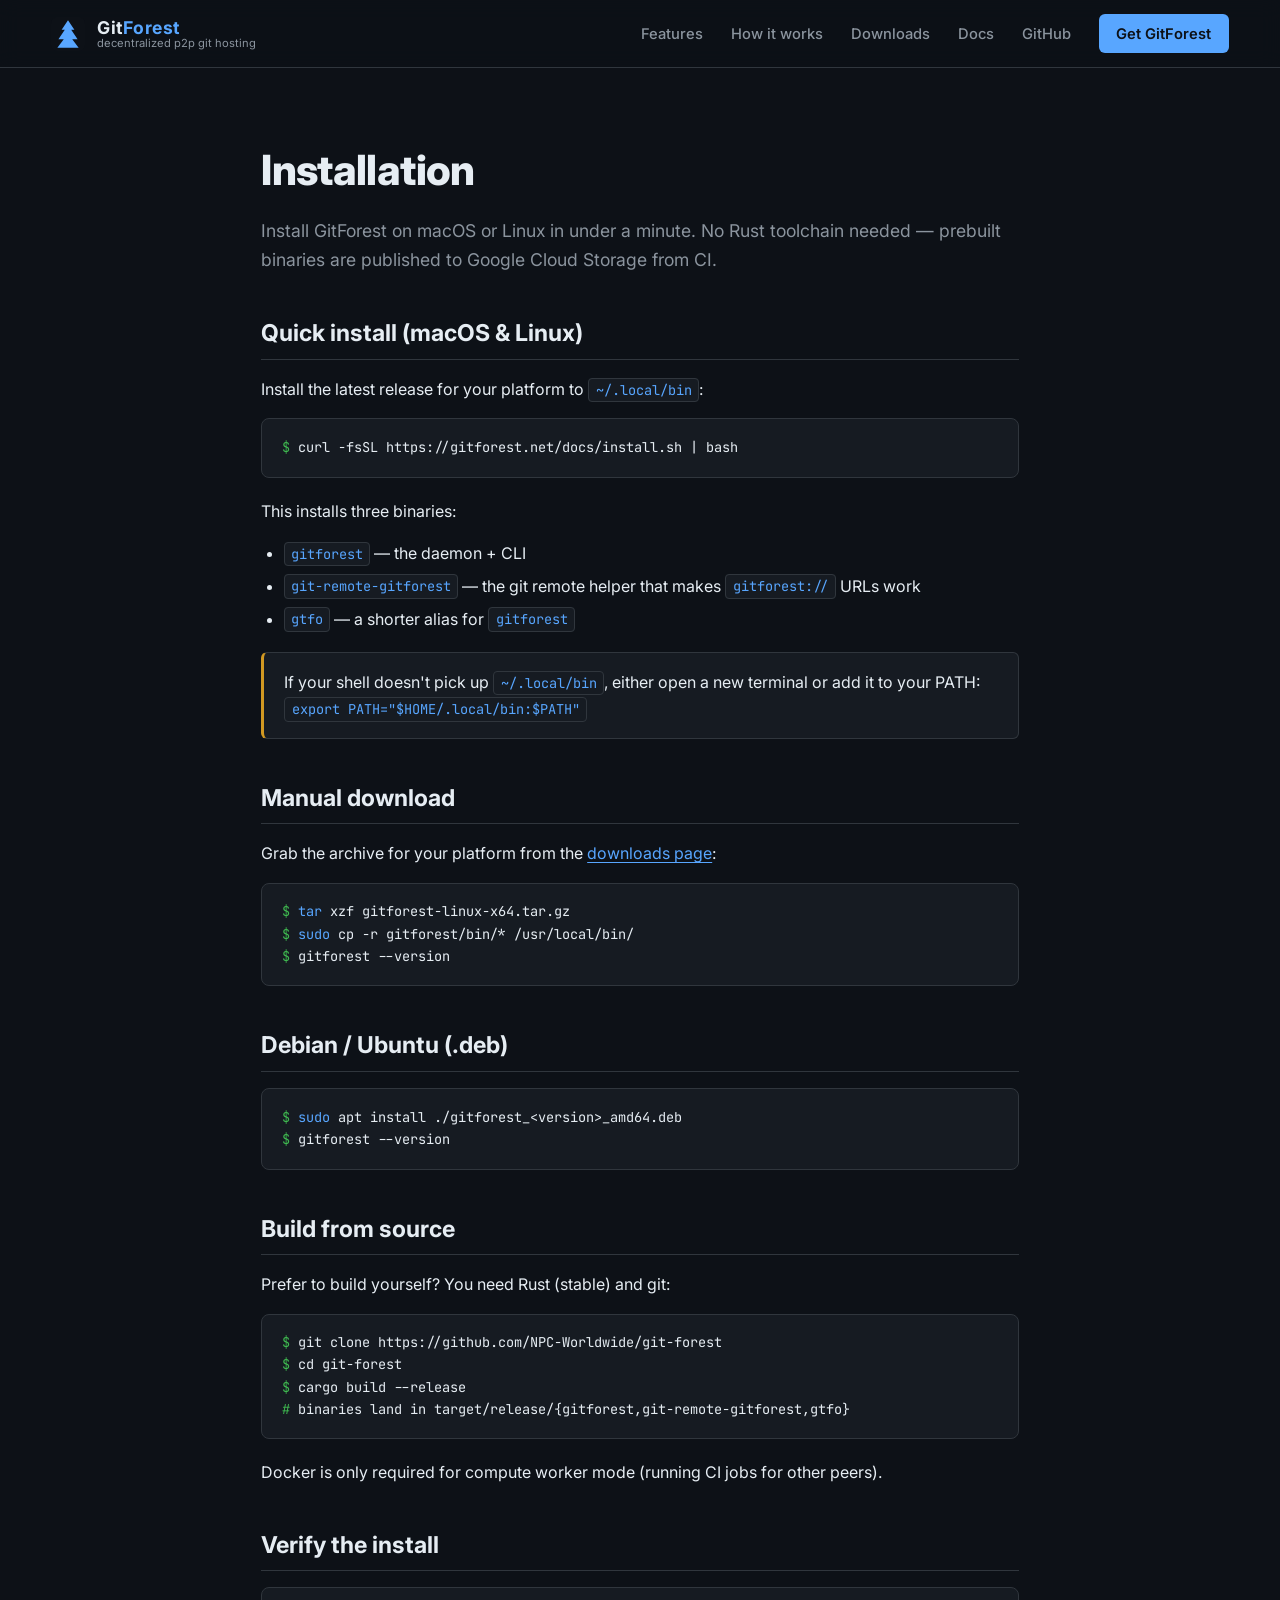
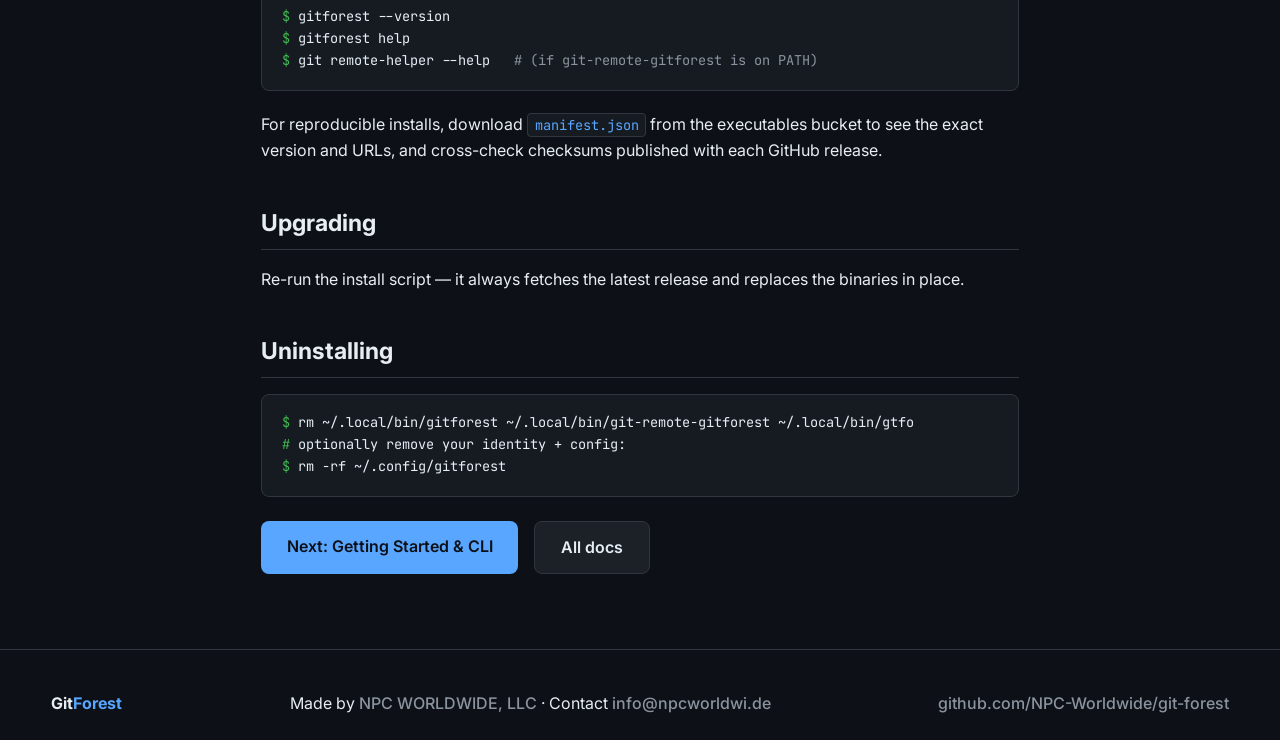
<file: docs/install.html>
<!DOCTYPE html>
<html lang="en">
<head>
    <meta charset="UTF-8">
    <meta name="viewport" content="width=device-width, initial-scale=1.0">
    <title>Installation — GitForest Docs</title>
    <link rel="icon" type="image/svg+xml" href="../assets/favicon.svg">
    <meta property="og:site_name" content="GitForest">
    <meta property="og:title" content="Installation — GitForest">
    <meta property="og:url" content="https://gitforest.net/docs/install.html">
    <meta property="og:type" content="website">
    <link rel="preconnect" href="https://fonts.googleapis.com">
    <link rel="preconnect" href="https://fonts.gstatic.com" crossorigin>
    <link href="https://fonts.googleapis.com/css2?family=Inter:wght@400;500;600;700;800&family=JetBrains+Mono:wght@400;600&display=swap" rel="stylesheet">
    <link rel="stylesheet" href="../assets/site.css">
</head>
<body>
    <header id="header">
        <div class="logo">
            <a href="/"><img src="../assets/favicon.svg" alt="GitForest"></a>
            <span class="logo-text">
                <span class="brand">Git<span>Forest</span></span>
                <span class="tagline">decentralized p2p git hosting</span>
            </span>
        </div>
        <nav>
            <a href="/#features">Features</a>
            <a href="/#how">How it works</a>
            <a href="/downloads.html">Downloads</a>
            <a href="/docs/index.html">Docs</a>
            <a href="https://github.com/NPC-Worldwide/git-forest" target="_blank" rel="noopener">GitHub</a>
            <a class="cta" href="/downloads.html">Get GitForest</a>
        </nav>
        <button class="mobile-menu-btn" aria-label="Open Menu">
            <span></span><span></span><span></span>
        </button>
    </header>

    <main>
        <h1>Installation</h1>
        <p class="lede">Install GitForest on macOS or Linux in under a minute. No Rust toolchain needed — prebuilt binaries are published to Google Cloud Storage from CI.</p>

        <h2>Quick install (macOS & Linux)</h2>
        <p>Install the latest release for your platform to <code>~/.local/bin</code>:</p>
        <pre><code><span class="cmd">$</span> curl -fsSL https://gitforest.net/docs/install.sh | bash</code></pre>
        <p>This installs three binaries:</p>
        <ul>
            <li><code>gitforest</code> — the daemon + CLI</li>
            <li><code>git-remote-gitforest</code> — the git remote helper that makes <code>gitforest://</code> URLs work</li>
            <li><code>gtfo</code> — a shorter alias for <code>gitforest</code></li>
        </ul>
        <div class="callout warn"><p>If your shell doesn't pick up <code>~/.local/bin</code>, either open a new terminal or add it to your PATH: <code>export PATH="$HOME/.local/bin:$PATH"</code></p></div>

        <h2>Manual download</h2>
        <p>Grab the archive for your platform from the <a class="inline" href="/downloads.html">downloads page</a>:</p>
        <pre><code><span class="cmd">$</span> <span class="arg">tar</span> xzf gitforest-linux-x64.tar.gz
<span class="cmd">$</span> <span class="arg">sudo</span> cp -r gitforest/bin/* /usr/local/bin/
<span class="cmd">$</span> gitforest --version</code></pre>

        <h2>Debian / Ubuntu (.deb)</h2>
        <pre><code><span class="cmd">$</span> <span class="arg">sudo</span> apt install ./gitforest_&lt;version&gt;_amd64.deb
<span class="cmd">$</span> gitforest --version</code></pre>

        <h2>Build from source</h2>
        <p>Prefer to build yourself? You need Rust (stable) and git:</p>
        <pre><code><span class="cmd">$</span> git clone https://github.com/NPC-Worldwide/git-forest
<span class="cmd">$</span> cd git-forest
<span class="cmd">$</span> cargo build --release
<span class="cmd">#</span> binaries land in target/release/{gitforest,git-remote-gitforest,gtfo}</code></pre>
        <p>Docker is only required for compute worker mode (running CI jobs for other peers).</p>

        <h2>Verify the install</h2>
        <pre><code><span class="cmd">$</span> gitforest --version
<span class="cmd">$</span> gitforest help
<span class="cmd">$</span> git remote-helper --help   <span class="cmt"># (if git-remote-gitforest is on PATH)</span></code></pre>
        <p>For reproducible installs, download <code>manifest.json</code> from the executables bucket to see the exact version and URLs, and cross-check checksums published with each GitHub release.</p>

        <h2>Upgrading</h2>
        <p>Re-run the install script — it always fetches the latest release and replaces the binaries in place.</p>

        <h2>Uninstalling</h2>
        <pre><code><span class="cmd">$</span> rm ~/.local/bin/gitforest ~/.local/bin/git-remote-gitforest ~/.local/bin/gtfo
<span class="cmd">#</span> optionally remove your identity + config:
<span class="cmd">$</span> rm -rf ~/.config/gitforest</code></pre>

        <div class="btn-row">
            <a class="btn btn-primary" href="usage.html">Next: Getting Started & CLI</a>
            <a class="btn btn-secondary" href="index.html">All docs</a>
        </div>
    </main>

    <footer>
        <div class="footer-content">
            <span class="brand">Git<span>Forest</span></span>
            <span>Made by <a href="https://www.enpisi.com" target="_blank" rel="noopener">NPC WORLDWIDE, LLC</a> · Contact <a href="mailto:info@npcworldwi.de">info@npcworldwi.de</a></span>
            <a href="https://github.com/NPC-Worldwide/git-forest" target="_blank" rel="noopener">github.com/NPC-Worldwide/git-forest</a>
        </div>
    </footer>

    <script>
        document.querySelector('.mobile-menu-btn').addEventListener('click', () => {
            document.getElementById('header').classList.toggle('mobile-nav-open');
        });
    </script>
</body>
</html>
</file>
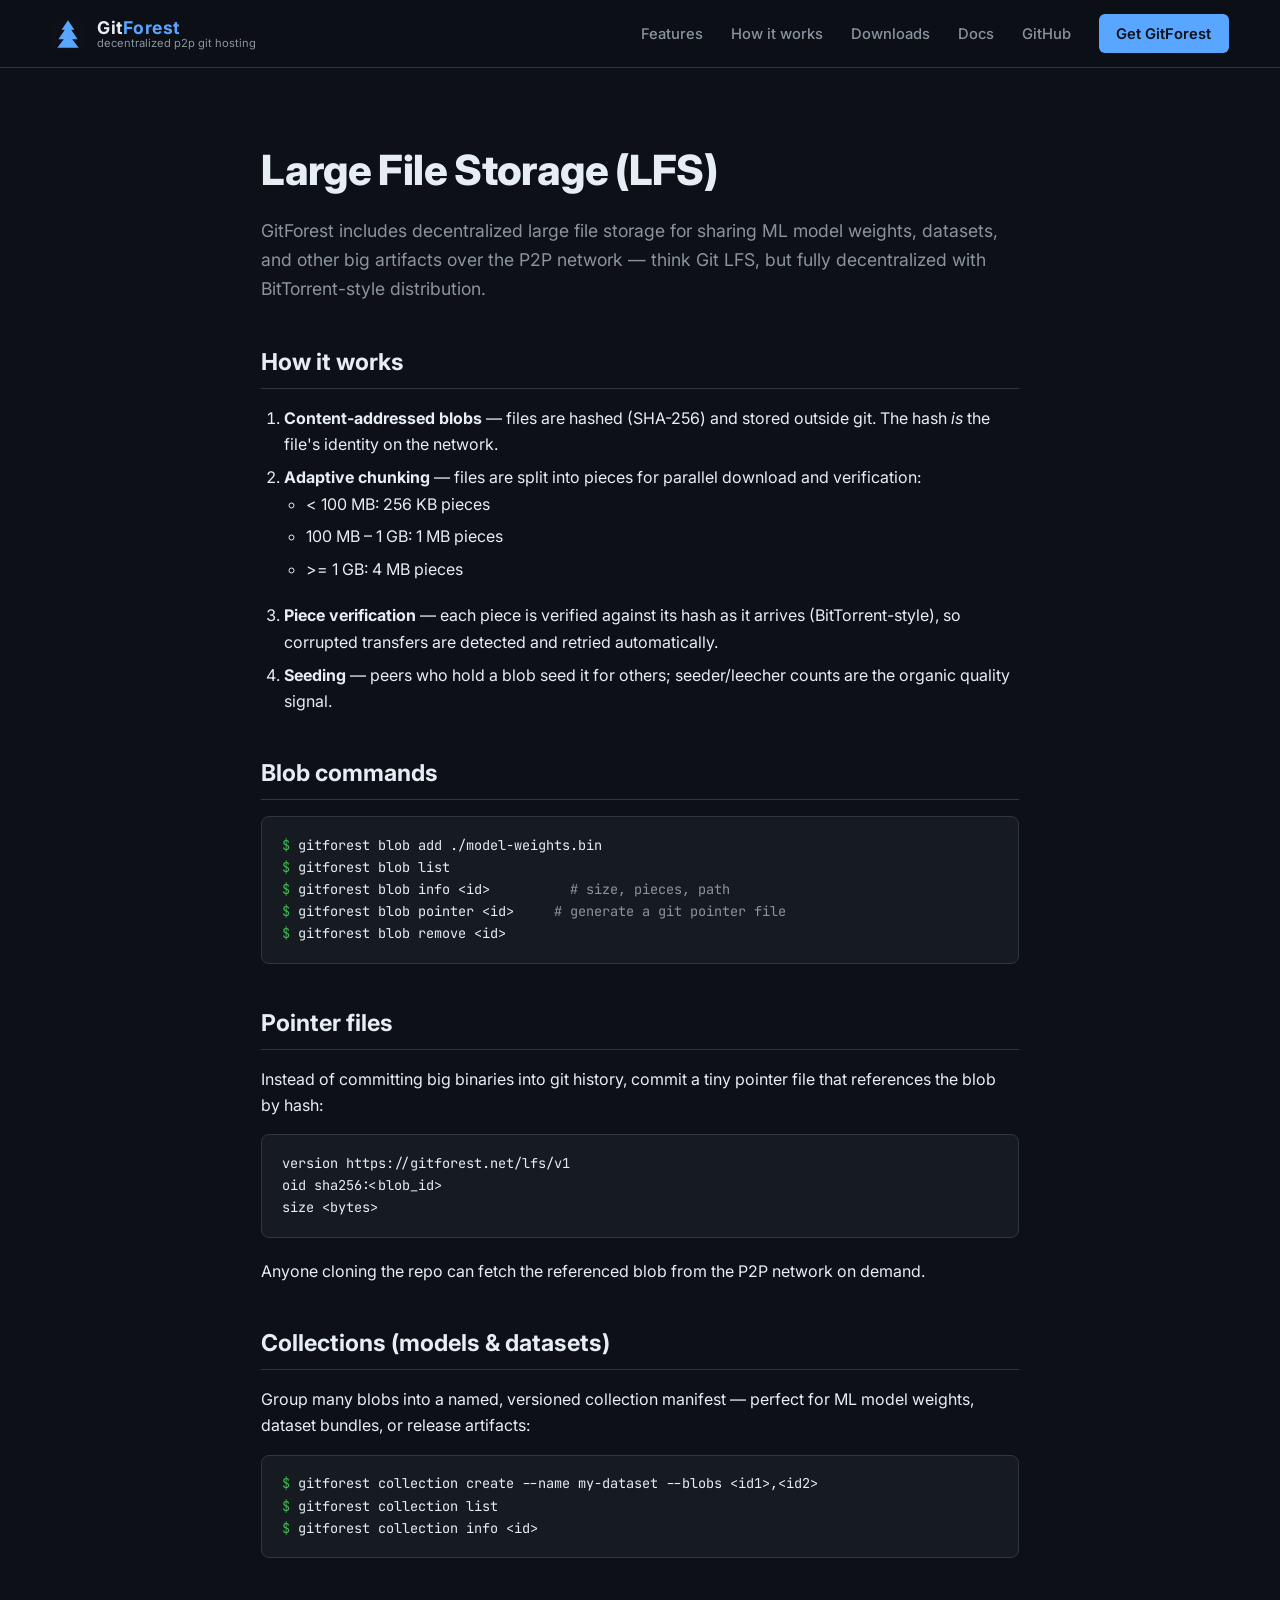
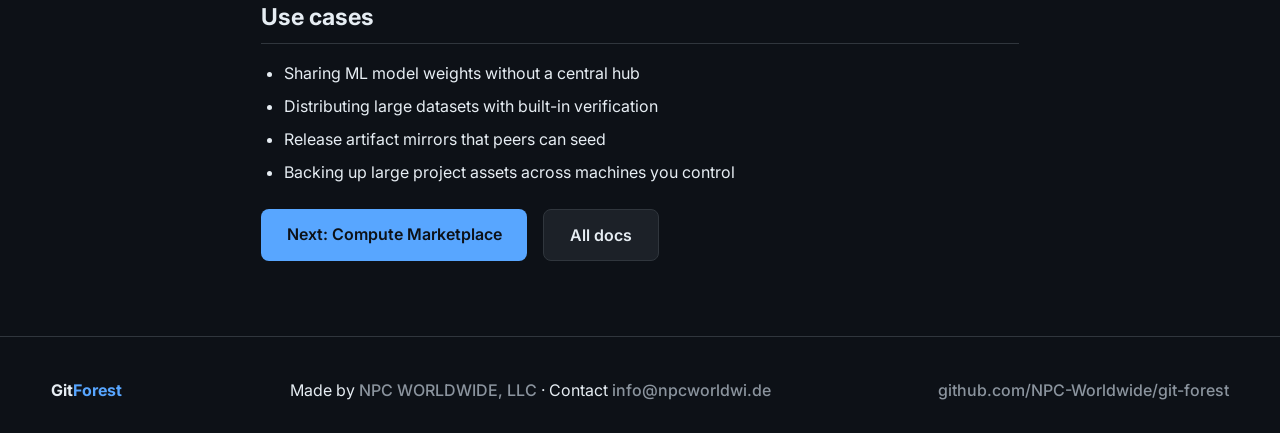
<file: docs/lfs.html>
<!DOCTYPE html>
<html lang="en">
<head>
    <meta charset="UTF-8">
    <meta name="viewport" content="width=device-width, initial-scale=1.0">
    <title>Large File Storage (LFS) — GitForest Docs</title>
    <link rel="icon" type="image/svg+xml" href="../assets/favicon.svg">
    <meta property="og:site_name" content="GitForest">
    <meta property="og:title" content="Large File Storage (LFS) — GitForest">
    <meta property="og:url" content="https://gitforest.net/docs/lfs.html">
    <meta property="og:type" content="website">
    <link rel="preconnect" href="https://fonts.googleapis.com">
    <link rel="preconnect" href="https://fonts.gstatic.com" crossorigin>
    <link href="https://fonts.googleapis.com/css2?family=Inter:wght@400;500;600;700;800&family=JetBrains+Mono:wght@400;600&display=swap" rel="stylesheet">
    <link rel="stylesheet" href="../assets/site.css">
</head>
<body>
    <header id="header">
        <div class="logo">
            <a href="/"><img src="../assets/favicon.svg" alt="GitForest"></a>
            <span class="logo-text">
                <span class="brand">Git<span>Forest</span></span>
                <span class="tagline">decentralized p2p git hosting</span>
            </span>
        </div>
        <nav>
            <a href="/#features">Features</a>
            <a href="/#how">How it works</a>
            <a href="/downloads.html">Downloads</a>
            <a href="/docs/index.html">Docs</a>
            <a href="https://github.com/NPC-Worldwide/git-forest" target="_blank" rel="noopener">GitHub</a>
            <a class="cta" href="/downloads.html">Get GitForest</a>
        </nav>
        <button class="mobile-menu-btn" aria-label="Open Menu">
            <span></span><span></span><span></span>
        </button>
    </header>

    <main>
        <h1>Large File Storage (LFS)</h1>
        <p class="lede">GitForest includes decentralized large file storage for sharing ML model weights, datasets, and other big artifacts over the P2P network — think Git LFS, but fully decentralized with BitTorrent-style distribution.</p>

        <h2>How it works</h2>
        <ol>
            <li><strong>Content-addressed blobs</strong> — files are hashed (SHA-256) and stored outside git. The hash <em>is</em> the file's identity on the network.</li>
            <li><strong>Adaptive chunking</strong> — files are split into pieces for parallel download and verification:
                <ul>
                    <li>&lt; 100 MB: 256 KB pieces</li>
                    <li>100 MB – 1 GB: 1 MB pieces</li>
                    <li>&gt;= 1 GB: 4 MB pieces</li>
                </ul>
            </li>
            <li><strong>Piece verification</strong> — each piece is verified against its hash as it arrives (BitTorrent-style), so corrupted transfers are detected and retried automatically.</li>
            <li><strong>Seeding</strong> — peers who hold a blob seed it for others; seeder/leecher counts are the organic quality signal.</li>
        </ol>

        <h2>Blob commands</h2>
        <pre><code><span class="cmd">$</span> gitforest blob add ./model-weights.bin
<span class="cmd">$</span> gitforest blob list
<span class="cmd">$</span> gitforest blob info &lt;id&gt;          <span class="cmt"># size, pieces, path</span>
<span class="cmd">$</span> gitforest blob pointer &lt;id&gt;     <span class="cmt"># generate a git pointer file</span>
<span class="cmd">$</span> gitforest blob remove &lt;id&gt;</code></pre>

        <h2>Pointer files</h2>
        <p>Instead of committing big binaries into git history, commit a tiny pointer file that references the blob by hash:</p>
        <pre><code>version https://gitforest.net/lfs/v1
oid sha256:&lt;blob_id&gt;
size &lt;bytes&gt;</code></pre>
        <p>Anyone cloning the repo can fetch the referenced blob from the P2P network on demand.</p>

        <h2>Collections (models & datasets)</h2>
        <p>Group many blobs into a named, versioned collection manifest — perfect for ML model weights, dataset bundles, or release artifacts:</p>
        <pre><code><span class="cmd">$</span> gitforest collection create --name my-dataset --blobs &lt;id1&gt;,&lt;id2&gt;
<span class="cmd">$</span> gitforest collection list
<span class="cmd">$</span> gitforest collection info &lt;id&gt;</code></pre>

        <h2>Use cases</h2>
        <ul>
            <li>Sharing ML model weights without a central hub</li>
            <li>Distributing large datasets with built-in verification</li>
            <li>Release artifact mirrors that peers can seed</li>
            <li>Backing up large project assets across machines you control</li>
        </ul>

        <div class="btn-row">
            <a class="btn btn-primary" href="compute.html">Next: Compute Marketplace</a>
            <a class="btn btn-secondary" href="index.html">All docs</a>
        </div>
    </main>

    <footer>
        <div class="footer-content">
            <span class="brand">Git<span>Forest</span></span>
            <span>Made by <a href="https://www.enpisi.com" target="_blank" rel="noopener">NPC WORLDWIDE, LLC</a> · Contact <a href="mailto:info@npcworldwi.de">info@npcworldwi.de</a></span>
            <a href="https://github.com/NPC-Worldwide/git-forest" target="_blank" rel="noopener">github.com/NPC-Worldwide/git-forest</a>
        </div>
    </footer>

    <script>
        document.querySelector('.mobile-menu-btn').addEventListener('click', () => {
            document.getElementById('header').classList.toggle('mobile-nav-open');
        });
    </script>
</body>
</html>
</file>
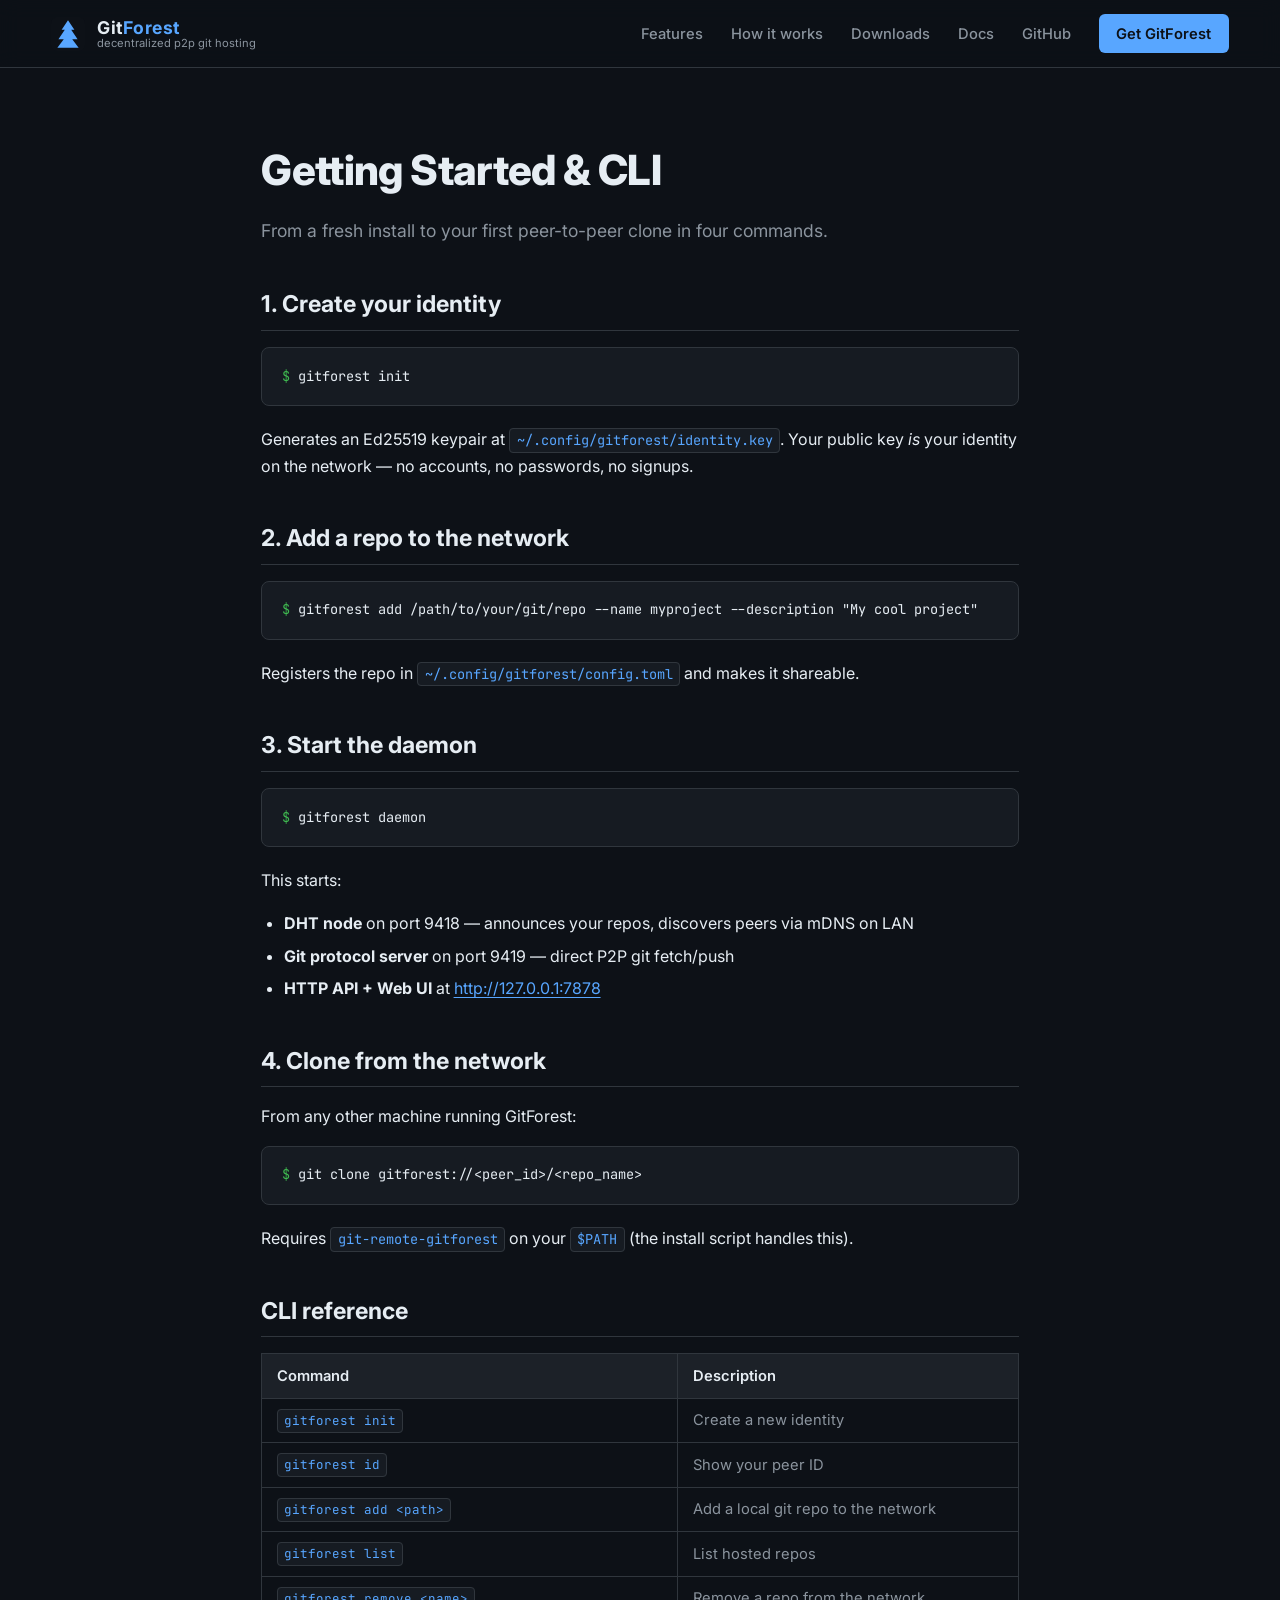
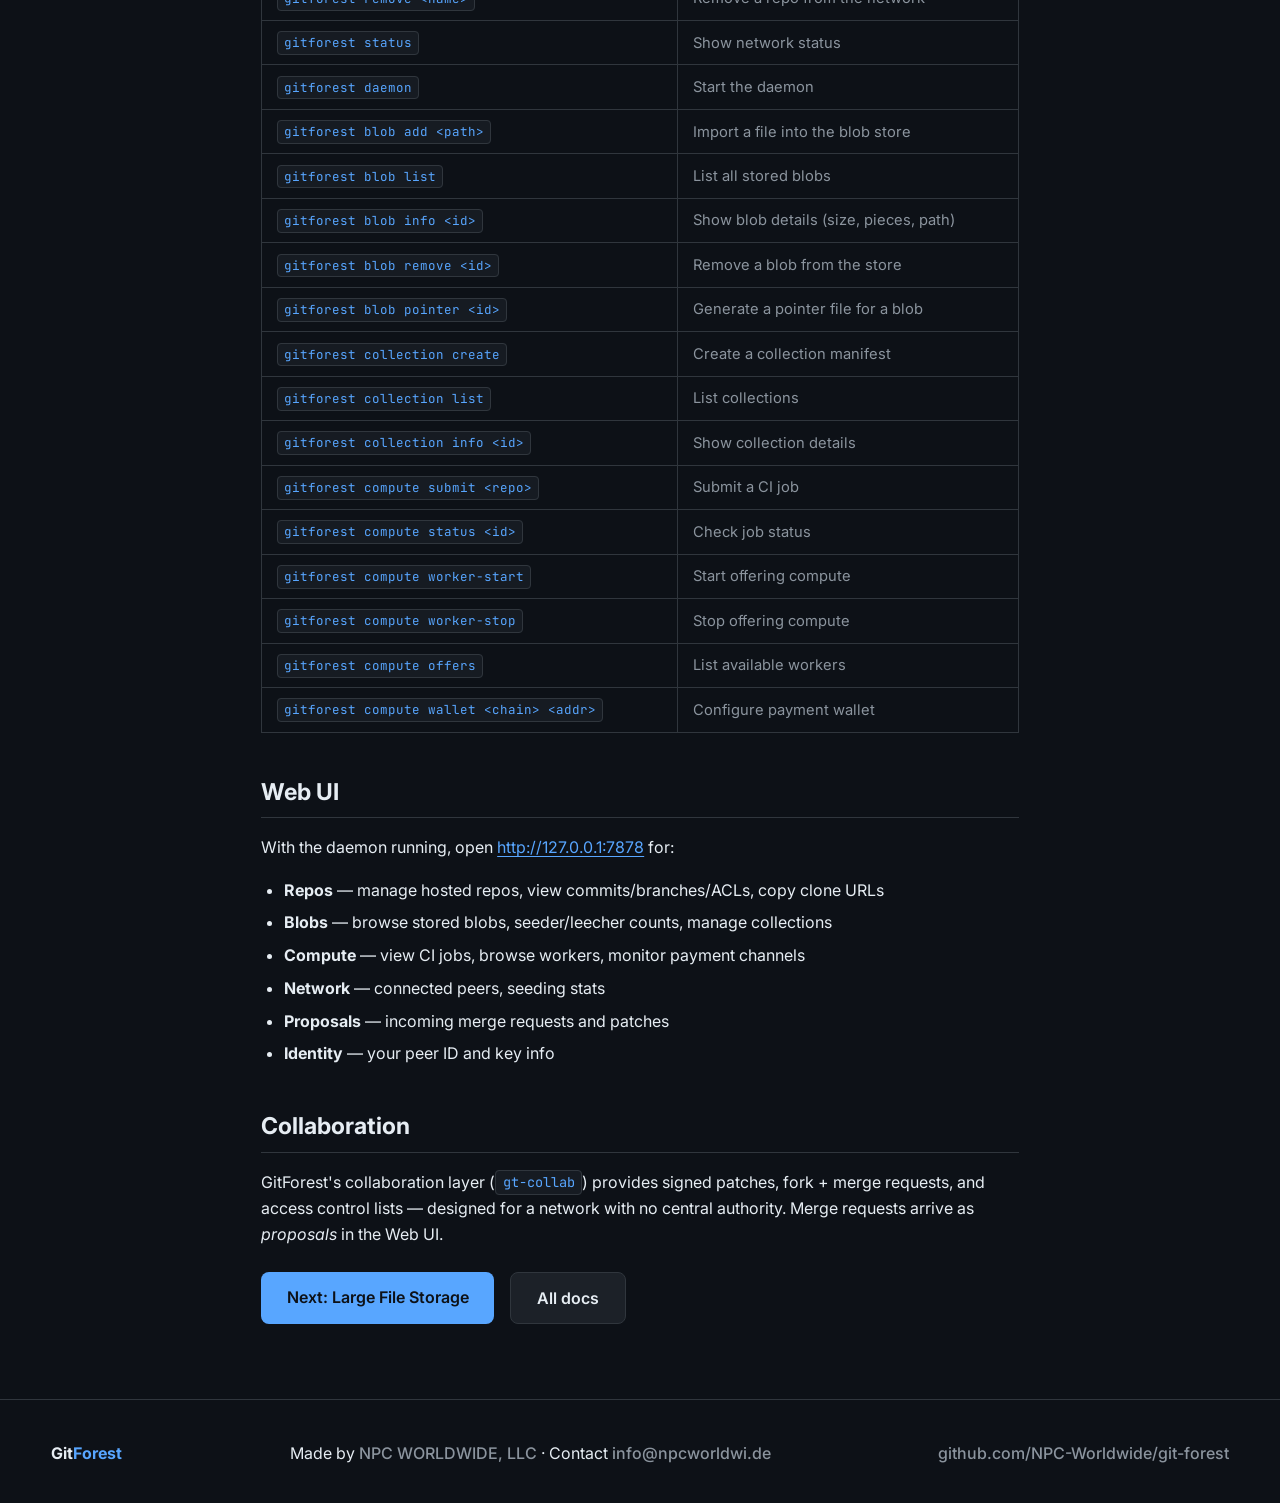
<file: docs/usage.html>
<!DOCTYPE html>
<html lang="en">
<head>
    <meta charset="UTF-8">
    <meta name="viewport" content="width=device-width, initial-scale=1.0">
    <title>Getting Started & CLI — GitForest Docs</title>
    <link rel="icon" type="image/svg+xml" href="../assets/favicon.svg">
    <meta property="og:site_name" content="GitForest">
    <meta property="og:title" content="Getting Started & CLI — GitForest">
    <meta property="og:url" content="https://gitforest.net/docs/usage.html">
    <meta property="og:type" content="website">
    <link rel="preconnect" href="https://fonts.googleapis.com">
    <link rel="preconnect" href="https://fonts.gstatic.com" crossorigin>
    <link href="https://fonts.googleapis.com/css2?family=Inter:wght@400;500;600;700;800&family=JetBrains+Mono:wght@400;600&display=swap" rel="stylesheet">
    <link rel="stylesheet" href="../assets/site.css">
</head>
<body>
    <header id="header">
        <div class="logo">
            <a href="/"><img src="../assets/favicon.svg" alt="GitForest"></a>
            <span class="logo-text">
                <span class="brand">Git<span>Forest</span></span>
                <span class="tagline">decentralized p2p git hosting</span>
            </span>
        </div>
        <nav>
            <a href="/#features">Features</a>
            <a href="/#how">How it works</a>
            <a href="/downloads.html">Downloads</a>
            <a href="/docs/index.html">Docs</a>
            <a href="https://github.com/NPC-Worldwide/git-forest" target="_blank" rel="noopener">GitHub</a>
            <a class="cta" href="/downloads.html">Get GitForest</a>
        </nav>
        <button class="mobile-menu-btn" aria-label="Open Menu">
            <span></span><span></span><span></span>
        </button>
    </header>

    <main>
        <h1>Getting Started & CLI</h1>
        <p class="lede">From a fresh install to your first peer-to-peer clone in four commands.</p>

        <h2>1. Create your identity</h2>
        <pre><code><span class="cmd">$</span> gitforest init</code></pre>
        <p>Generates an Ed25519 keypair at <code>~/.config/gitforest/identity.key</code>. Your public key <em>is</em> your identity on the network — no accounts, no passwords, no signups.</p>

        <h2>2. Add a repo to the network</h2>
        <pre><code><span class="cmd">$</span> gitforest add /path/to/your/git/repo --name myproject --description "My cool project"</code></pre>
        <p>Registers the repo in <code>~/.config/gitforest/config.toml</code> and makes it shareable.</p>

        <h2>3. Start the daemon</h2>
        <pre><code><span class="cmd">$</span> gitforest daemon</code></pre>
        <p>This starts:</p>
        <ul>
            <li><strong>DHT node</strong> on port 9418 — announces your repos, discovers peers via mDNS on LAN</li>
            <li><strong>Git protocol server</strong> on port 9419 — direct P2P git fetch/push</li>
            <li><strong>HTTP API + Web UI</strong> at <a class="inline" href="http://127.0.0.1:7878" target="_blank" rel="noopener">http://127.0.0.1:7878</a></li>
        </ul>

        <h2>4. Clone from the network</h2>
        <p>From any other machine running GitForest:</p>
        <pre><code><span class="cmd">$</span> git clone gitforest://&lt;peer_id&gt;/&lt;repo_name&gt;</code></pre>
        <p>Requires <code>git-remote-gitforest</code> on your <code>$PATH</code> (the install script handles this).</p>

        <h2>CLI reference</h2>
        <table>
            <tr><th>Command</th><th>Description</th></tr>
            <tr><td><code>gitforest init</code></td><td>Create a new identity</td></tr>
            <tr><td><code>gitforest id</code></td><td>Show your peer ID</td></tr>
            <tr><td><code>gitforest add &lt;path&gt;</code></td><td>Add a local git repo to the network</td></tr>
            <tr><td><code>gitforest list</code></td><td>List hosted repos</td></tr>
            <tr><td><code>gitforest remove &lt;name&gt;</code></td><td>Remove a repo from the network</td></tr>
            <tr><td><code>gitforest status</code></td><td>Show network status</td></tr>
            <tr><td><code>gitforest daemon</code></td><td>Start the daemon</td></tr>
            <tr><td><code>gitforest blob add &lt;path&gt;</code></td><td>Import a file into the blob store</td></tr>
            <tr><td><code>gitforest blob list</code></td><td>List all stored blobs</td></tr>
            <tr><td><code>gitforest blob info &lt;id&gt;</code></td><td>Show blob details (size, pieces, path)</td></tr>
            <tr><td><code>gitforest blob remove &lt;id&gt;</code></td><td>Remove a blob from the store</td></tr>
            <tr><td><code>gitforest blob pointer &lt;id&gt;</code></td><td>Generate a pointer file for a blob</td></tr>
            <tr><td><code>gitforest collection create</code></td><td>Create a collection manifest</td></tr>
            <tr><td><code>gitforest collection list</code></td><td>List collections</td></tr>
            <tr><td><code>gitforest collection info &lt;id&gt;</code></td><td>Show collection details</td></tr>
            <tr><td><code>gitforest compute submit &lt;repo&gt;</code></td><td>Submit a CI job</td></tr>
            <tr><td><code>gitforest compute status &lt;id&gt;</code></td><td>Check job status</td></tr>
            <tr><td><code>gitforest compute worker-start</code></td><td>Start offering compute</td></tr>
            <tr><td><code>gitforest compute worker-stop</code></td><td>Stop offering compute</td></tr>
            <tr><td><code>gitforest compute offers</code></td><td>List available workers</td></tr>
            <tr><td><code>gitforest compute wallet &lt;chain&gt; &lt;addr&gt;</code></td><td>Configure payment wallet</td></tr>
        </table>

        <h2>Web UI</h2>
        <p>With the daemon running, open <a class="inline" href="http://127.0.0.1:7878" target="_blank" rel="noopener">http://127.0.0.1:7878</a> for:</p>
        <ul>
            <li><strong>Repos</strong> — manage hosted repos, view commits/branches/ACLs, copy clone URLs</li>
            <li><strong>Blobs</strong> — browse stored blobs, seeder/leecher counts, manage collections</li>
            <li><strong>Compute</strong> — view CI jobs, browse workers, monitor payment channels</li>
            <li><strong>Network</strong> — connected peers, seeding stats</li>
            <li><strong>Proposals</strong> — incoming merge requests and patches</li>
            <li><strong>Identity</strong> — your peer ID and key info</li>
        </ul>

        <h2>Collaboration</h2>
        <p>GitForest's collaboration layer (<code>gt-collab</code>) provides signed patches, fork + merge requests, and access control lists — designed for a network with no central authority. Merge requests arrive as <em>proposals</em> in the Web UI.</p>

        <div class="btn-row">
            <a class="btn btn-primary" href="lfs.html">Next: Large File Storage</a>
            <a class="btn btn-secondary" href="index.html">All docs</a>
        </div>
    </main>

    <footer>
        <div class="footer-content">
            <span class="brand">Git<span>Forest</span></span>
            <span>Made by <a href="https://www.enpisi.com" target="_blank" rel="noopener">NPC WORLDWIDE, LLC</a> · Contact <a href="mailto:info@npcworldwi.de">info@npcworldwi.de</a></span>
            <a href="https://github.com/NPC-Worldwide/git-forest" target="_blank" rel="noopener">github.com/NPC-Worldwide/git-forest</a>
        </div>
    </footer>

    <script>
        document.querySelector('.mobile-menu-btn').addEventListener('click', () => {
            document.getElementById('header').classList.toggle('mobile-nav-open');
        });
    </script>
</body>
</html>
</file>
<file: assets/site.css>
:root {
    --bg: #0d1117;
    --bg-secondary: #161b22;
    --bg-tertiary: #1c2128;
    --border: #30363d;
    --text: #e6edf3;
    --text-muted: #8b949e;
    --accent: #58a6ff;
    --accent-hover: #79c0ff;
    --green: #3fb950;
    --red: #f85149;
    --orange: #d29922;
}
* { margin: 0; padding: 0; box-sizing: border-box; }
body { font-family: 'Inter', -apple-system, BlinkMacSystemFont, sans-serif; background: var(--bg); color: var(--text); line-height: 1.65; overflow-x: hidden; }
a { color: inherit; text-decoration: none; }

header {
    position: fixed; top: 0; left: 0; right: 0; z-index: 100;
    background: rgba(13,17,23,0.92); backdrop-filter: blur(10px);
    border-bottom: 1px solid var(--border);
    padding: 0.9rem 4vw;
    display: flex; justify-content: space-between; align-items: center;
}
.logo { display: flex; align-items: center; gap: 0.75rem; }
.logo img { height: 34px; width: auto; display: block; }
.logo-text { display: flex; flex-direction: column; align-items: flex-start; }
.logo-text .brand { font-size: 1.1rem; font-weight: 700; letter-spacing: 0.03em; line-height: 1.1; }
.logo-text .brand span { color: var(--accent); }
.logo-text .tagline { font-size: 0.7rem; color: var(--text-muted); line-height: 1.1; }
nav { display: flex; gap: 1.75rem; align-items: center; }
nav a { font-size: 0.92rem; font-weight: 500; color: var(--text-muted); transition: color 0.2s; }
nav a:hover { color: var(--text); }
nav a.cta { background: var(--accent); color: #0d1117; font-weight: 600; padding: 0.45rem 1.1rem; border-radius: 6px; }
nav a.cta:hover { background: var(--accent-hover); color: #0d1117; }
.mobile-menu-btn { display: none; background: none; border: none; cursor: pointer; flex-direction: column; gap: 5px; padding: 5px; }
.mobile-menu-btn span { display: block; width: 24px; height: 2px; background: var(--text); }
@media (max-width: 768px) {
    .logo img { height: 28px; }
    nav { display: none; }
    .mobile-nav-open nav {
        display: flex; flex-direction: column; position: absolute; top: 100%; left: 0; right: 0;
        background: rgba(13,17,23,0.98); padding: 1rem 4vw; gap: 1rem;
        border-bottom: 1px solid var(--border); align-items: flex-start;
    }
}

main { padding: calc(110px + 2vw) 4vw 4vw; max-width: 860px; margin: 0 auto; min-height: 70vh; }
main.wide { max-width: 1080px; }

h1 { font-size: clamp(1.8rem, 4vw, 2.6rem); font-weight: 800; letter-spacing: -0.015em; margin-bottom: 0.75rem; }
h1 span { color: var(--accent); }
.lede { color: var(--text-muted); font-size: 1.1rem; margin-bottom: 2.5rem; }
h2 { font-size: 1.45rem; font-weight: 700; margin: 2.5rem 0 1rem; padding-bottom: 0.4rem; border-bottom: 1px solid var(--border); }
h3 { font-size: 1.1rem; font-weight: 600; margin: 1.75rem 0 0.6rem; color: var(--accent-hover); }
p { margin-bottom: 1rem; color: var(--text); }
p.muted { color: var(--text-muted); }
ul, ol { margin: 0 0 1.25rem 1.4rem; }
li { margin-bottom: 0.4rem; }
code { font-family: 'JetBrains Mono', monospace; font-size: 0.85em; color: var(--accent); background: var(--bg-secondary); padding: 0.15rem 0.4rem; border-radius: 4px; border: 1px solid var(--border); }
pre { background: var(--bg-secondary); border: 1px solid var(--border); border-radius: 8px; padding: 1.1rem 1.25rem; overflow-x: auto; margin: 0 0 1.25rem; line-height: 1.55; }
pre code { background: none; border: none; padding: 0; color: var(--text); font-size: 0.85rem; }
pre .cmt { color: var(--text-muted); }
pre .cmd { color: var(--green); }
pre .arg { color: var(--accent); }
a.inline { color: var(--accent); text-decoration: underline; text-underline-offset: 3px; }
a.inline:hover { color: var(--accent-hover); }
table { width: 100%; border-collapse: collapse; margin: 0 0 1.5rem; font-size: 0.92rem; }
th, td { text-align: left; padding: 0.6rem 0.9rem; border: 1px solid var(--border); }
th { background: var(--bg-tertiary); color: var(--text); font-weight: 600; }
td { color: var(--text-muted); }
td code, th code { color: var(--accent); }
.callout { background: var(--bg-secondary); border: 1px solid var(--border); border-left: 3px solid var(--accent); border-radius: 6px; padding: 1rem 1.25rem; margin: 0 0 1.5rem; }
.callout.warn { border-left-color: var(--orange); }
.callout.ok { border-left-color: var(--green); }
.callout p:last-child { margin-bottom: 0; }

.btn { display: inline-block; font-size: 1rem; font-weight: 600; padding: 0.75rem 1.6rem; border-radius: 8px; transition: all 0.2s; }
.btn-primary { background: var(--accent); color: #0d1117; }
.btn-primary:hover { background: var(--accent-hover); transform: translateY(-1px); }
.btn-secondary { background: var(--bg-tertiary); color: var(--text); border: 1px solid var(--border); }
.btn-secondary:hover { border-color: var(--accent); color: var(--accent); transform: translateY(-1px); }
.btn-row { display: flex; gap: 1rem; flex-wrap: wrap; margin: 1.5rem 0; }

footer { border-top: 1px solid var(--border); padding: 2.5rem 4vw; }
.footer-content { max-width: 1200px; margin: 0 auto; display: flex; justify-content: space-between; align-items: center; flex-wrap: wrap; gap: 1rem; }
.footer-content .brand { font-weight: 700; }
.footer-content .brand span { color: var(--accent); }
.footer-content a { color: var(--text-muted); font-weight: 500; }
.footer-content a:hover { color: var(--accent); }
@media (max-width: 768px) { .footer-content { flex-direction: column; text-align: center; } }

.dl-grid { display: grid; grid-template-columns: repeat(3, 1fr); gap: 1.5rem; margin: 2rem 0; }
.dl-card { background: var(--bg-tertiary); border: 1px solid var(--border); border-radius: 10px; padding: 1.75rem; text-align: center; transition: border-color 0.2s, transform 0.2s; }
.dl-card:hover { border-color: var(--green); transform: translateY(-2px); }
.dl-card .os { display: inline-block; font-family: 'JetBrains Mono', monospace; font-size: 0.8rem; font-weight: 600; color: var(--green); background: rgba(63,185,80,0.1); border: 1px solid rgba(63,185,80,0.35); padding: 0.25rem 0.6rem; border-radius: 5px; margin-bottom: 0.75rem; }
.dl-card h3 { color: var(--text); margin: 0 0 0.25rem; }
.dl-card p { font-size: 0.85rem; color: var(--text-muted); margin-bottom: 1.25rem; }
.dl-card .dl-btn { display: inline-block; background: var(--green); color: #0d1117; font-weight: 600; font-size: 0.92rem; padding: 0.6rem 1.4rem; border-radius: 6px; }
.dl-card .dl-btn:hover { opacity: 0.85; }
@media (max-width: 968px) { .dl-grid { grid-template-columns: 1fr; } }
.dl-note { text-align: center; color: var(--text-muted); font-size: 0.88rem; margin-top: 1.5rem; }

.docs-grid { display: grid; grid-template-columns: repeat(2, 1fr); gap: 1.25rem; margin: 2rem 0; }
.doc-card { display: block; background: var(--bg-tertiary); border: 1px solid var(--border); border-radius: 10px; padding: 1.5rem; transition: border-color 0.2s, transform 0.2s; }
.doc-card:hover { border-color: var(--accent); transform: translateY(-2px); }
.doc-card h3 { color: var(--text); margin: 0 0 0.4rem; }
.doc-card p { font-size: 0.9rem; color: var(--text-muted); margin: 0; }
@media (max-width: 768px) { .docs-grid { grid-template-columns: 1fr; } }
</file>
